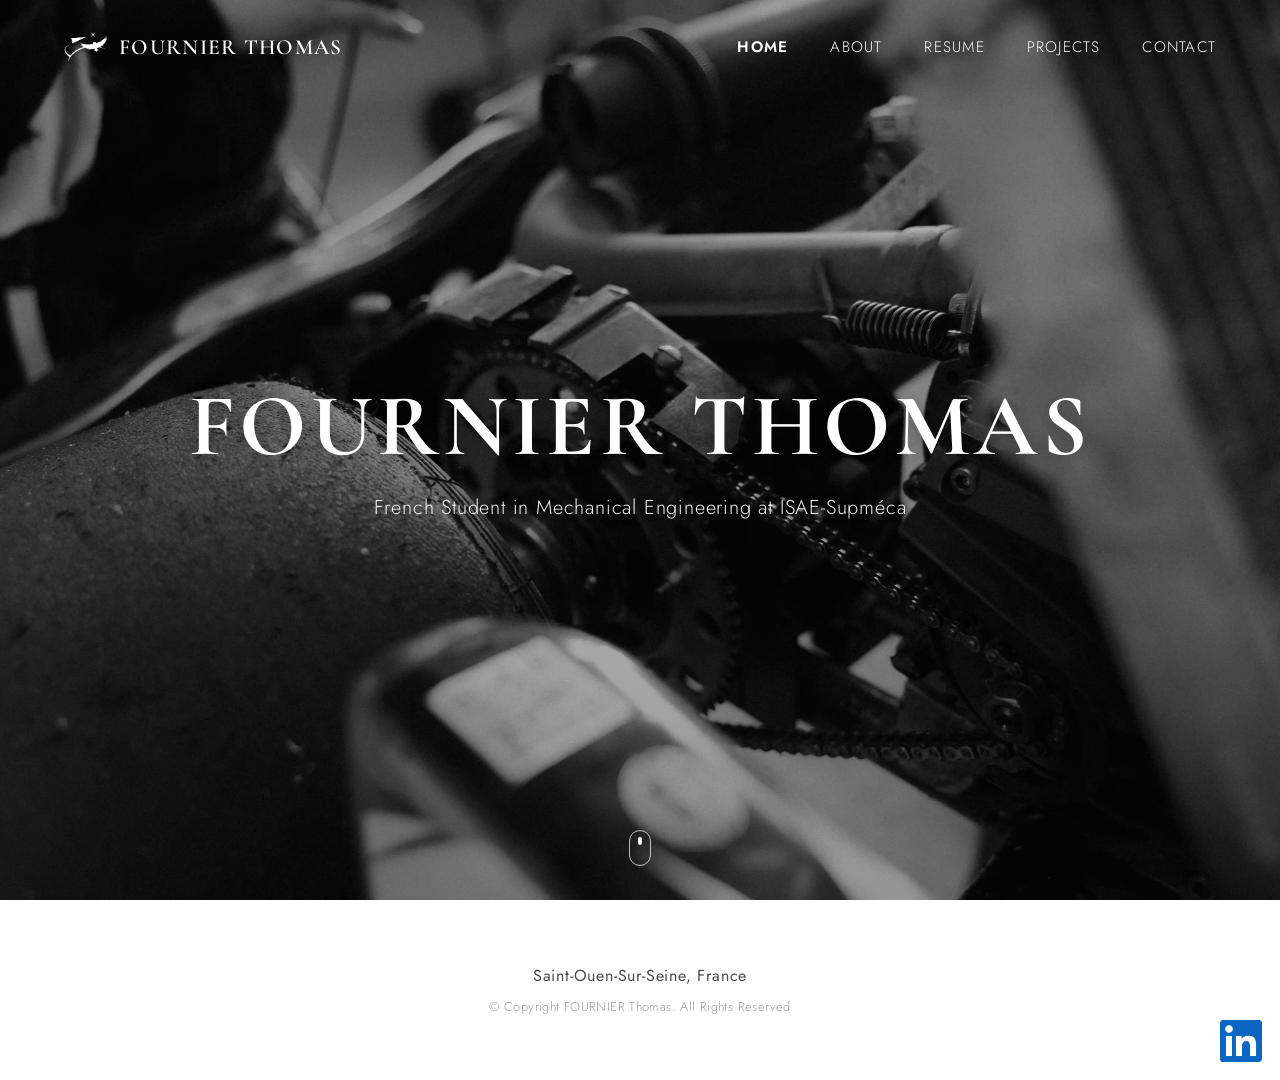
<file: index.html>
<!DOCTYPE html>
<html lang="fr">

<head>
    <meta charset="UTF-8">
    <meta name="viewport" content="width=device-width, initial-scale=1.0">
    <title>Thomas Fournier — Portfolio</title>
    <link rel="preconnect" href="https://fonts.googleapis.com">
    <link rel="preconnect" href="https://fonts.gstatic.com" crossorigin>
    <link
        href="https://fonts.googleapis.com/css2?family=Cormorant+Garamond:wght@500;600;700&family=Jost:wght@300;400;500&display=swap"
        rel="stylesheet">
    <link rel="stylesheet" href="style.css">

    <script src="script.js" defer></script>
    <script src="loader.js" defer></script>

</head>

<body>
    <div id="page-loader">
        <div class="spinner"></div>
    </div>
    <!-- Bandeau de navigation -->
    <header class="navbar">
        <div class="nav-brand">
            <img src="image/logo.png" alt="Logo" class="nav-logo">
            <div class="nav-name">FOURNIER Thomas</div>
        </div>
        <nav class="nav-links">
            <a href="index.html" class="active">Home</a>
            <a href="aboutme.html">About</a>
            <a href="resume.html">Resume</a>
            <a href="projects.html">Projects</a>
            <a href="contact.html">Contact</a>
        </nav>
    </header>

    <!-- Section portefolio plein écran -->
    <section class="portefolio">
        <div class="portefolio-overlay"></div>
        <div class="portefolio-top-overlay"></div>
        <img src="image/Fond2.webp" alt="" class="portefolio-image">
        <div class="portefolio-content">
            <h1 class="portefolio-title">FOURNIER Thomas</h1>
            <p class="portefolio-subtitle">French Student in Mechanical Engineering at ISAE-Supméca</p>
        </div>
        <div class="scroll-indicator">
            <span></span>
        </div>
    </section>

    <!-- Section basse -->
    <section class="footer-section">
        <p class="location">Saint-Ouen-Sur-Seine, France</p>
        <p class="copyright">© Copyright FOURNIER Thomas. All Rights Reserved</p>
        <a class="linkedin-link" href="https://fr.linkedin.com" target="_blank" rel="noopener noreferrer">
            <img src="image/Linkedin.png" alt="LinkedIn">
        </a>
    </section>

</body>



</html>
</file>
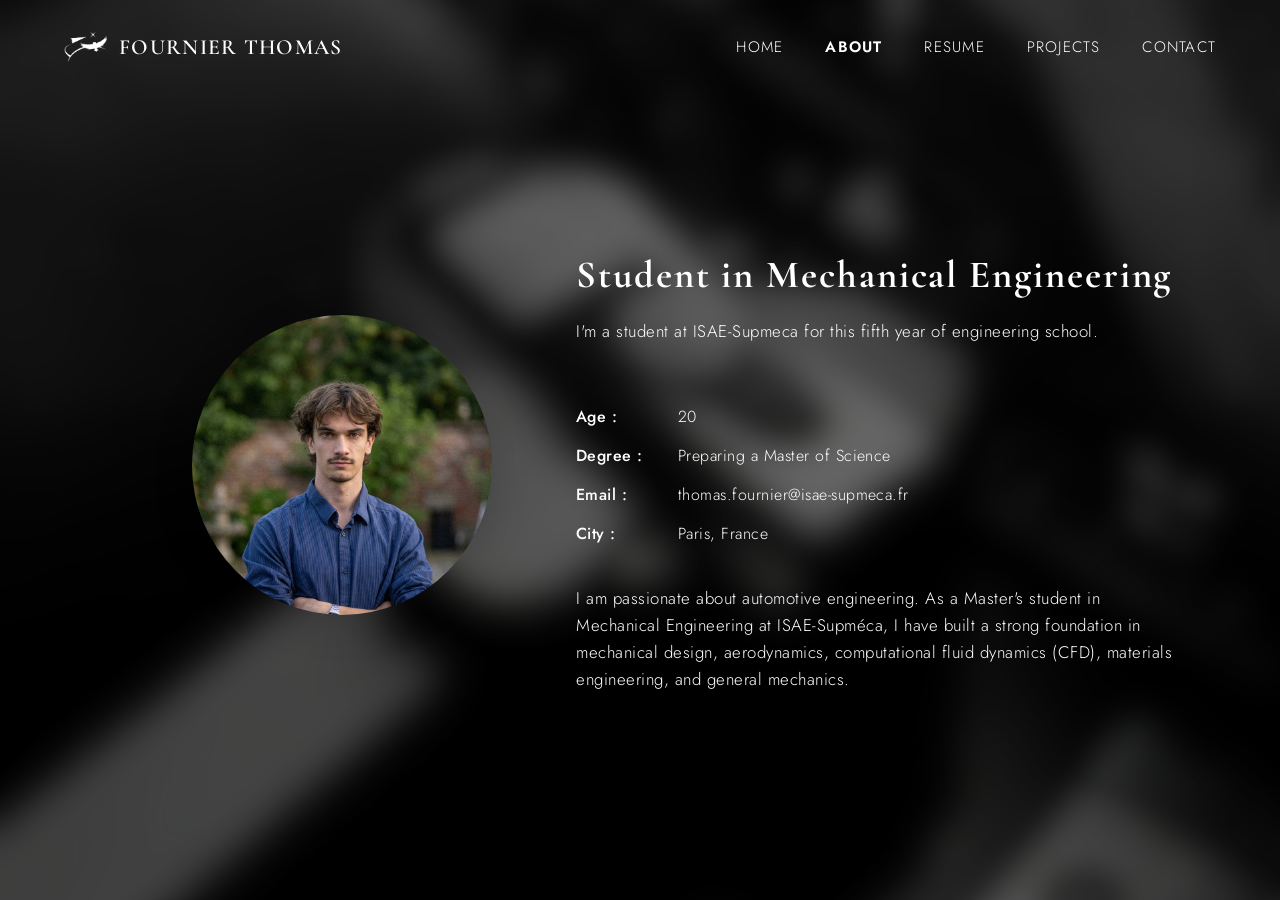
<file: aboutme.html>
<!DOCTYPE html>
<html lang="fr">

<head>
    <meta charset="UTF-8">
    <meta name="viewport" content="width=device-width, initial-scale=1.0">
    <title>Thomas Fournier — About Me</title>
    <link rel="preconnect" href="https://fonts.googleapis.com">
    <link rel="preconnect" href="https://fonts.gstatic.com" crossorigin>
    <link
        href="https://fonts.googleapis.com/css2?family=Cormorant+Garamond:wght@500;600;700&family=Jost:wght@300;400;500&display=swap"
        rel="stylesheet">
    <link rel="stylesheet" href="style.css">
    <script src="script.js" defer></script>
    <script src="loader.js" defer></script>
</head>

<body class="aboutme-page">

    <div id="page-loader">
        <div class="spinner"></div>
    </div>


    <header class="navbar">
        <div class="nav-brand">
            <img src="image/logo.png" alt="Logo" class="nav-logo">
            <div class="nav-name">FOURNIER Thomas</div>
        </div>
        <nav class="nav-links">
            <a href="index.html">Home</a>
            <a href="aboutme.html" class="active">About</a>
            <a href="resume.html">Resume</a>
            <a href="projects.html">Projects</a>
            <a href="contact.html">Contact</a>
        </nav>
    </header>

    <section class="aboutme-section">
        <div class="aboutme-container">

            <img src="image/Fond_Fullsize_blur.png" alt="" class="aboutme-background-image">
            <img src="image/Photo_profil.jpg" alt="Thomas Fournier" class="aboutme-image">
        </div>
        <div class="aboutme-content">
            <h1 class="aboutme-title">Student in Mechanical Engineering</h1>
            <p class="aboutme-description">I'm a student at ISAE-Supmeca for this fifth year of engineering school.
            </p>
            <div class="aboutme-info">
                <div class="info-item">
                    <span class="info-label">Age :</span>
                    <span class="info-value">20</span>
                </div>
                <div class="info-item">
                    <span class="info-label">Degree :</span>
                    <span class="info-value">Preparing a Master of Science</span>
                </div>
                <div class="info-item">
                    <span class="info-label">Email :</span>
                    <span class="info-value">thomas.fournier@isae-supmeca.fr</span>
                </div>
                <div class="info-item">
                    <span class="info-label">City :</span>
                    <span class="info-value">Paris, France</span>
                </div>
            </div>
            </p>
            <p class="aboutme-description">I am passionate about automotive engineering. As a Master's student in
                Mechanical Engineering at ISAE-Supméca, I have built
                a strong foundation in mechanical design, aerodynamics, computational fluid dynamics (CFD), materials
                engineering, and general mechanics.
            </p>
        </div>
        </div>
    </section>


</body>

</html>
</file>
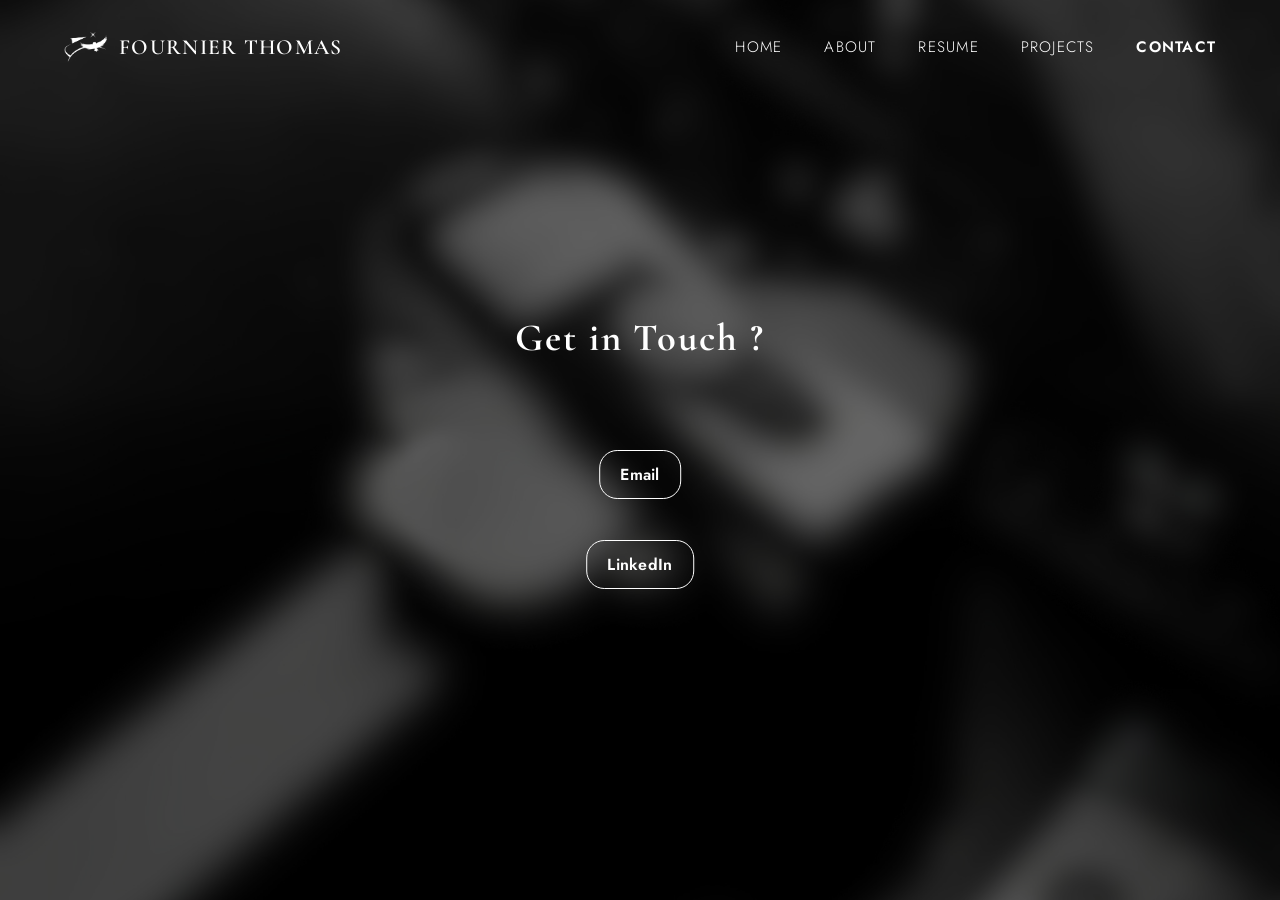
<file: contact.html>
<!DOCTYPE html>
<html lang="fr">

<head>
    <meta charset="UTF-8">
    <meta name="viewport" content="width=device-width, initial-scale=1.0">
    <title>Thomas Fournier — Contacs</title>
    <link rel="preconnect" href="https://fonts.googleapis.com">
    <link rel="preconnect" href="https://fonts.gstatic.com" crossorigin>
    <link
        href="https://fonts.googleapis.com/css2?family=Cormorant+Garamond:wght@500;600;700&family=Jost:wght@300;400;500&display=swap"
        rel="stylesheet">
    <link rel="stylesheet" href="style.css">
    <script src="script.js" defer></script>
    <script src="loader.js" defer></script>
</head>

<body class="contact-page">

    <div id="page-loader">
        <div class="spinner"></div>
    </div>

    <header class="navbar">
        <div class="nav-brand">
            <img src="image/logo.png" alt="Logo" class="nav-logo">
            <div class="nav-name">FOURNIER Thomas</div>
        </div>
        <nav class="nav-links">
            <a href="index.html">Home</a>
            <a href="aboutme.html">About</a>
            <a href="resume.html">Resume</a>
            <a href="projects.html">Projects</a>
            <a href="contact.html" class="active">Contact</a>
        </nav>
    </header>

    <section class="contact-section">
        <div class="contact-container">

            <img src="image/Fond_Fullsize_blur.png" alt="" class="contact-background-image">

        </div>
        <div class="contact-content">
            <h1 class="contact-title">Get in Touch ?</h1>

        </div>

        <div class="contact-actions"> <a class="email" href="mailto:thomas.fournier@isae-supmeca.fr">Email</a>
            <div class="contact-actions"> <a class="linkedin-link-contact"
                    href="https://www.linkedin.com/in/thomas-fournier-28489a2b6/" target="_blank">LinkedIn</a>
            </div>
        </div>
    </section>


</body>

</html>
</file>
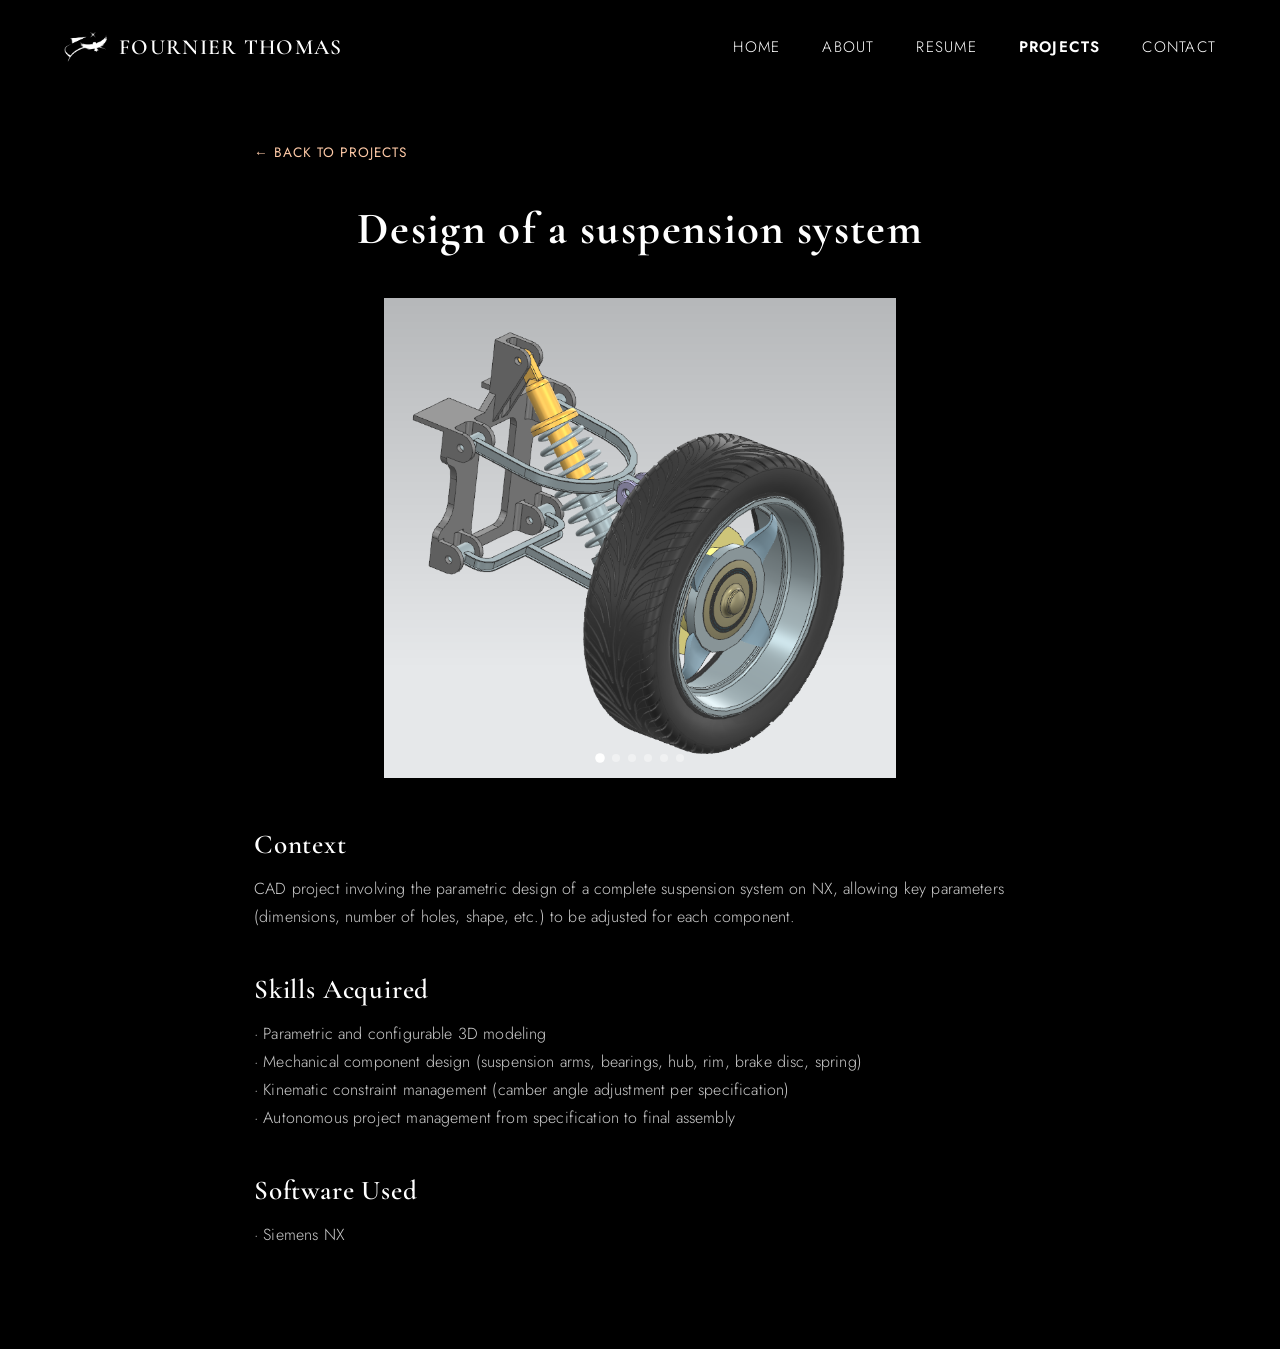
<file: project-cao1.html>
<!DOCTYPE html>
<html lang="fr">

<head>
    <meta charset="UTF-8">
    <meta name="viewport" content="width=device-width, initial-scale=1.0">
    <title>Thomas Fournier — Research Internship at UPV</title>
    <link rel="preconnect" href="https://fonts.googleapis.com">
    <link rel="preconnect" href="https://fonts.gstatic.com" crossorigin>
    <link
        href="https://fonts.googleapis.com/css2?family=Cormorant+Garamond:wght@500;600;700&family=Jost:wght@300;400;500&display=swap"
        rel="stylesheet">
    <link rel="stylesheet" href="style.css">
    <script src="script.js" defer></script>
    <script src="loader.js" defer></script>
</head>

<body class="project-detail-page">

    <div id="page-loader">
        <div class="spinner"></div>
    </div>

    <header class="navbar">
        <div class="nav-brand">
            <img src="image/logo.png" alt="Logo" class="nav-logo">
            <div class="nav-name">FOURNIER Thomas</div>
        </div>
        <nav class="nav-links">
            <a href="index.html">Home</a>
            <a href="aboutme.html">About</a>
            <a href="resume.html">Resume</a>
            <a href="projects.html" class="active">Projects</a>
            <a href="contact.html">Contact</a>
        </nav>
    </header>

    <main class="project-detail-section">

        <a href="projects.html" class="back-link">&larr; Back to Projects</a>

        <header class="project-detail-header">
            <h1>Design of a suspension system</h1>
        </header>

        <div class="project-carousel">
            <div class="carousel-track">
                <img src="image/CAO1_1.png" alt="Projet CAO1 - 1" class="carousel-image">
                <img src="image/CAO1_2.png" alt="Projet CAO1 - 2" class="carousel-image">
                <img src="image/CAO1_3.png" alt="Projet CAO1 - 3" class="carousel-image">
                <img src="image/CAO1_4.png" alt="Projet CAO1 - 4" class="carousel-image">
                <img src="image/CAO1_5.png" alt="Projet CAO1 - 5" class="carousel-image">
                <img src="image/CAO1_6.png" alt="Projet CAO1 - 6" class="carousel-image">
            </div>
            <button class="carousel-arrow carousel-prev" aria-label="Previous image">&#8249;</button>
            <button class="carousel-arrow carousel-next" aria-label="Next image">&#8250;</button>
            <div class="carousel-dots"></div>
        </div>

        <section class="project-detail-content">
            <h2>Context</h2>
            <p>
                CAD project involving the parametric design of a complete suspension system on NX, allowing key
                parameters (dimensions, number of holes, shape, etc.) to be adjusted for each component.
            </p>

            <h2>Skills Acquired</h2>
            <p>
                · Parametric and configurable 3D modeling <br>
                · Mechanical component design (suspension arms, bearings, hub, rim, brake disc, spring) <br>
                · Kinematic constraint management (camber angle adjustment per specification) <br>
                · Autonomous project management from specification to final assembly


            </p>

            <h2>Software Used</h2>
            <p>
                · Siemens NX <br>
            </p>

        </section>


    </main>

</body>

</html>
</file>
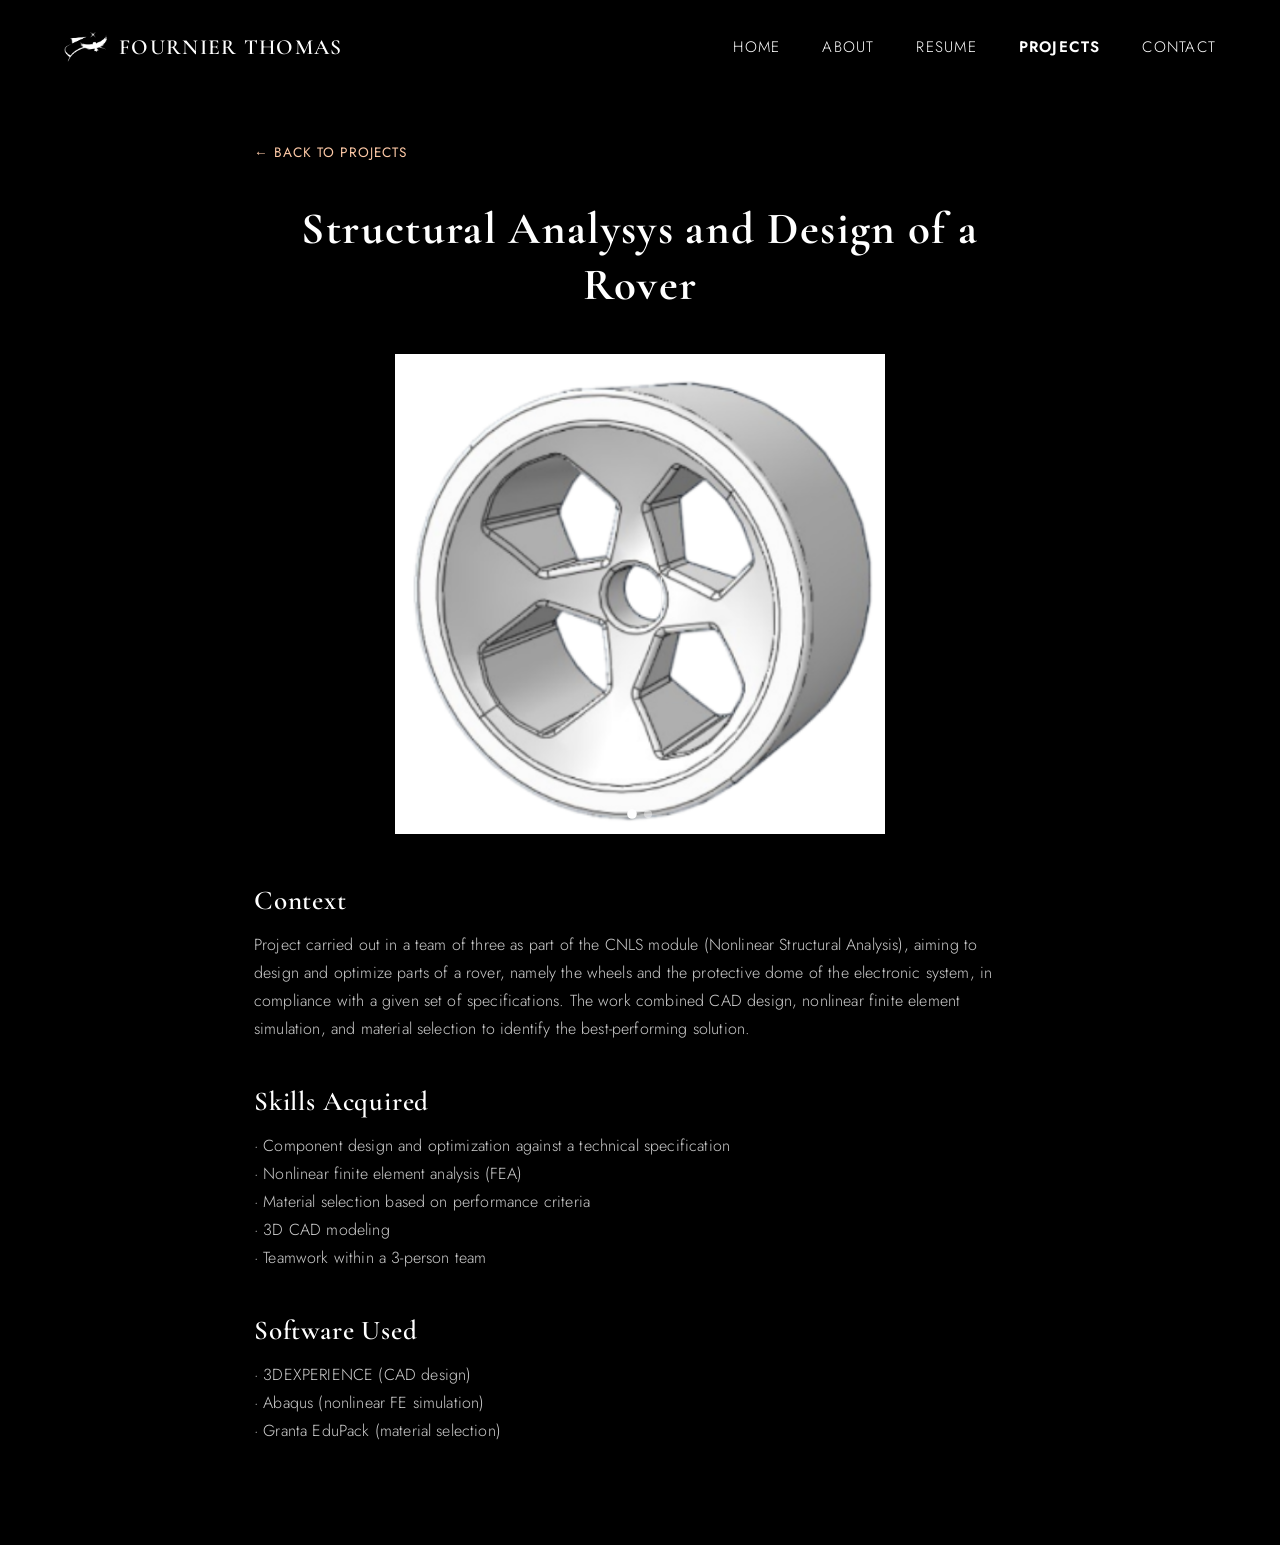
<file: project-cnls.html>
<!DOCTYPE html>
<html lang="fr">

<head>
    <meta charset="UTF-8">
    <meta name="viewport" content="width=device-width, initial-scale=1.0">
    <title>Thomas Fournier — Research Internship at UPV</title>
    <link rel="preconnect" href="https://fonts.googleapis.com">
    <link rel="preconnect" href="https://fonts.gstatic.com" crossorigin>
    <link
        href="https://fonts.googleapis.com/css2?family=Cormorant+Garamond:wght@500;600;700&family=Jost:wght@300;400;500&display=swap"
        rel="stylesheet">
    <link rel="stylesheet" href="style.css">
    <script src="script.js" defer></script>
    <script src="loader.js" defer></script>
</head>

<body class="project-detail-page">

    <div id="page-loader">
        <div class="spinner"></div>
    </div>

    <header class="navbar">
        <div class="nav-brand">
            <img src="image/logo.png" alt="Logo" class="nav-logo">
            <div class="nav-name">FOURNIER Thomas</div>
        </div>
        <nav class="nav-links">
            <a href="index.html">Home</a>
            <a href="aboutme.html">About</a>
            <a href="resume.html">Resume</a>
            <a href="projects.html" class="active">Projects</a>
            <a href="contact.html">Contact</a>
        </nav>
    </header>

    <main class="project-detail-section">

        <a href="projects.html" class="back-link">&larr; Back to Projects</a>

        <header class="project-detail-header">
            <h1>Structural Analysys and Design of a Rover</h1>
        </header>



        <div class="project-carousel">
            <div class="carousel-track">
                <img src="image/CNLS_1.png" alt="Projet CNLS - 1" class="carousel-image">
                <img src="image/CNLS_2.png" alt="Projet CNLS - 2" class="carousel-image">
            </div>
            <button class="carousel-arrow carousel-prev" aria-label="Previous image">&#8249;</button>
            <button class="carousel-arrow carousel-next" aria-label="Next image">&#8250;</button>
            <div class="carousel-dots"></div>
        </div>

        <section class="project-detail-content">
            <h2>Context</h2>
            <p>
                Project carried out in a team of three as part of the CNLS module (Nonlinear Structural Analysis),
                aiming to design and optimize parts of a rover, namely the wheels and the protective dome of the
                electronic system, in compliance with a given set of specifications. The work combined CAD design,
                nonlinear finite element simulation, and material selection to identify the best-performing solution.
            </p>

            <h2>Skills Acquired</h2>
            <p>
                · Component design and optimization against a technical specification <br>
                · Nonlinear finite element analysis (FEA) <br>
                · Material selection based on performance criteria <br>
                · 3D CAD modeling <br>
                · Teamwork within a 3-person team


            </p>

            <h2>Software Used</h2>
            <p>
                · 3DEXPERIENCE (CAD design) <br>
                · Abaqus (nonlinear FE simulation) <br>
                · Granta EduPack (material selection)
            </p>

        </section>

    </main>

</body>

</html>
</file>
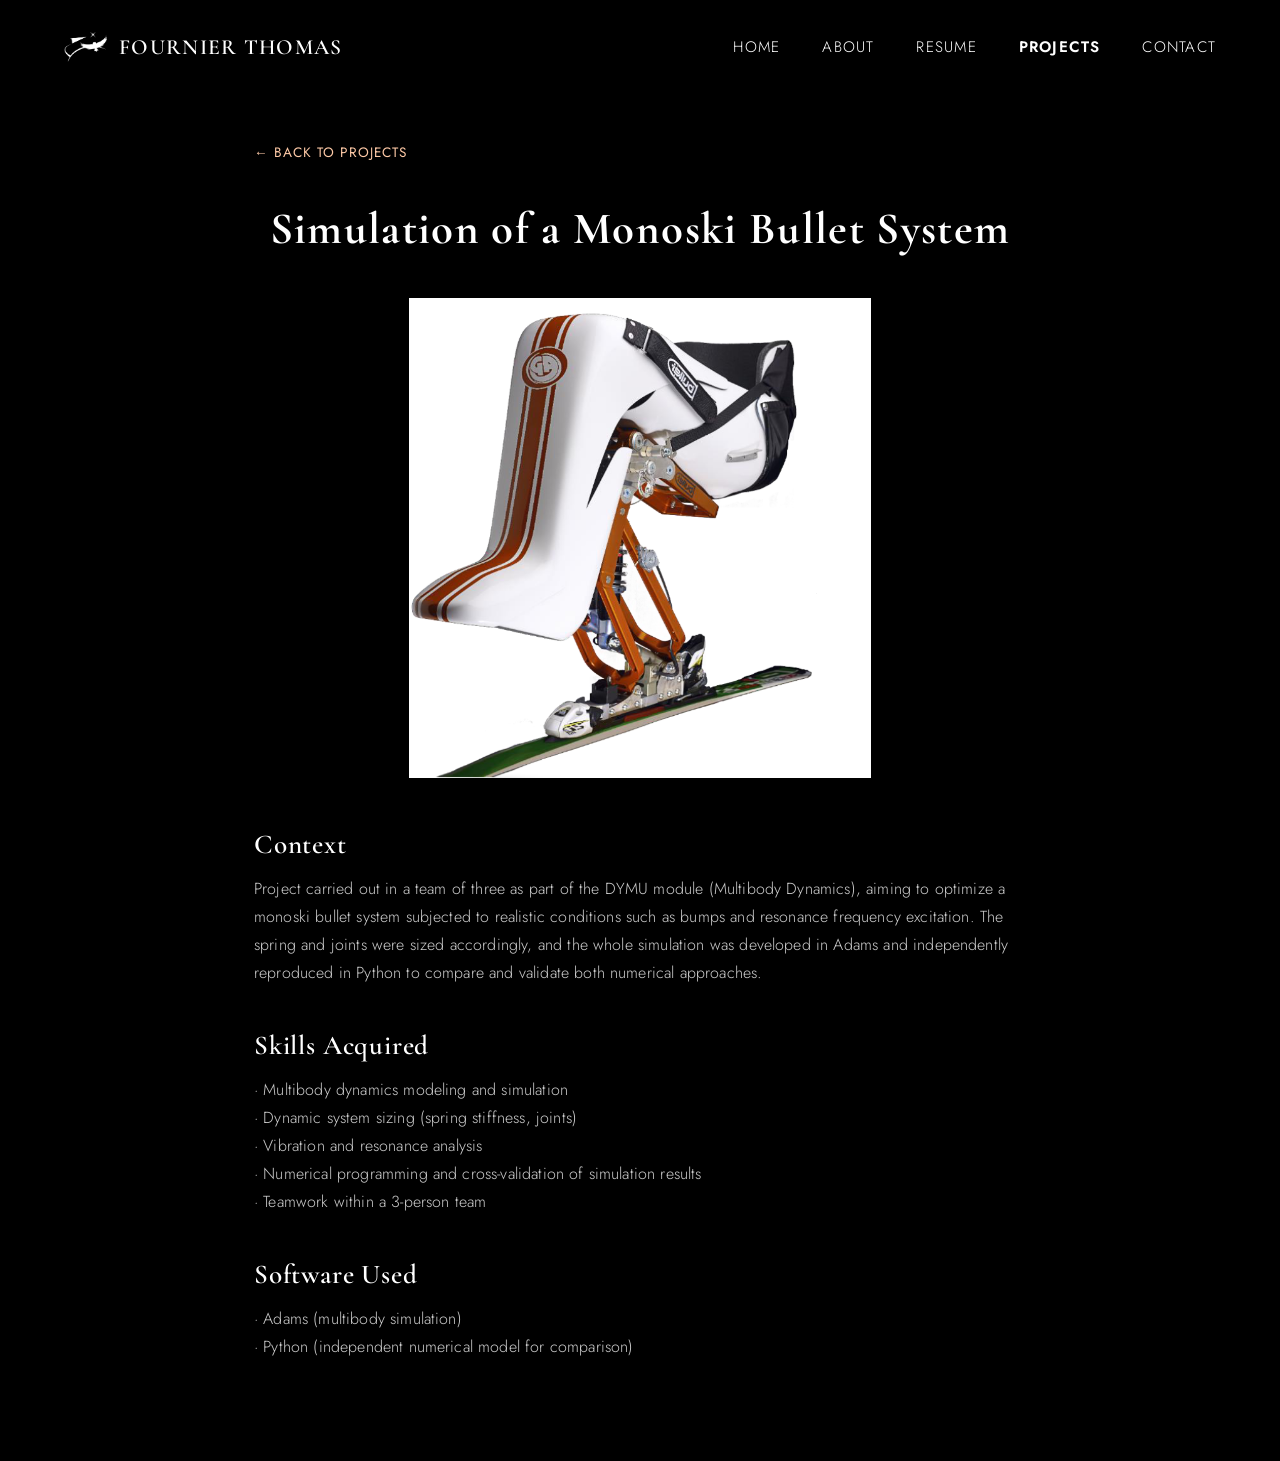
<file: project-dymu.html>
<!DOCTYPE html>
<html lang="fr">

<head>
    <meta charset="UTF-8">
    <meta name="viewport" content="width=device-width, initial-scale=1.0">
    <title>Thomas Fournier — Research Internship at UPV</title>
    <link rel="preconnect" href="https://fonts.googleapis.com">
    <link rel="preconnect" href="https://fonts.gstatic.com" crossorigin>
    <link
        href="https://fonts.googleapis.com/css2?family=Cormorant+Garamond:wght@500;600;700&family=Jost:wght@300;400;500&display=swap"
        rel="stylesheet">
    <link rel="stylesheet" href="style.css">
    <script src="script.js" defer></script>
    <script src="loader.js" defer></script>
</head>

<body class="project-detail-page">

    <div id="page-loader">
        <div class="spinner"></div>
    </div>

    <header class="navbar">
        <div class="nav-brand">
            <img src="image/logo.png" alt="Logo" class="nav-logo">
            <div class="nav-name">FOURNIER Thomas</div>
        </div>
        <nav class="nav-links">
            <a href="index.html">Home</a>
            <a href="aboutme.html">About</a>
            <a href="resume.html">Resume</a>
            <a href="projects.html" class="active">Projects</a>
            <a href="contact.html">Contact</a>
        </nav>
    </header>

    <main class="project-detail-section">

        <a href="projects.html" class="back-link">&larr; Back to Projects</a>

        <header class="project-detail-header">
            <h1>Simulation of a Monoski Bullet System</h1>
        </header>



        <div class="project-carousel">
            <div class="carousel-track">
                <img src="image/DYMU_1.png" alt="Projet PRIM - 1" class="carousel-image">
            </div>
            <button class="carousel-arrow carousel-prev" aria-label="Previous image">&#8249;</button>
            <button class="carousel-arrow carousel-next" aria-label="Next image">&#8250;</button>
            <div class="carousel-dots"></div>
        </div>

        <section class="project-detail-content">
            <h2>Context</h2>
            <p>
                Project carried out in a team of three as part of the DYMU module (Multibody Dynamics), aiming to
                optimize a monoski bullet system subjected to realistic conditions such as bumps and resonance frequency
                excitation. The spring and joints were sized accordingly, and the whole simulation was developed in
                Adams and independently reproduced in Python to compare and validate both numerical approaches.
            </p>

            <h2>Skills Acquired</h2>
            <p>
                · Multibody dynamics modeling and simulation <br>
                · Dynamic system sizing (spring stiffness, joints) <br>
                · Vibration and resonance analysis <br>
                · Numerical programming and cross-validation of simulation results <br>
                · Teamwork within a 3-person team

            </p>

            <h2>Software Used</h2>
            <p>
                · Adams (multibody simulation) <br>
                · Python (independent numerical model for comparison)
            </p>

        </section>

    </main>

</body>

</html>
</file>
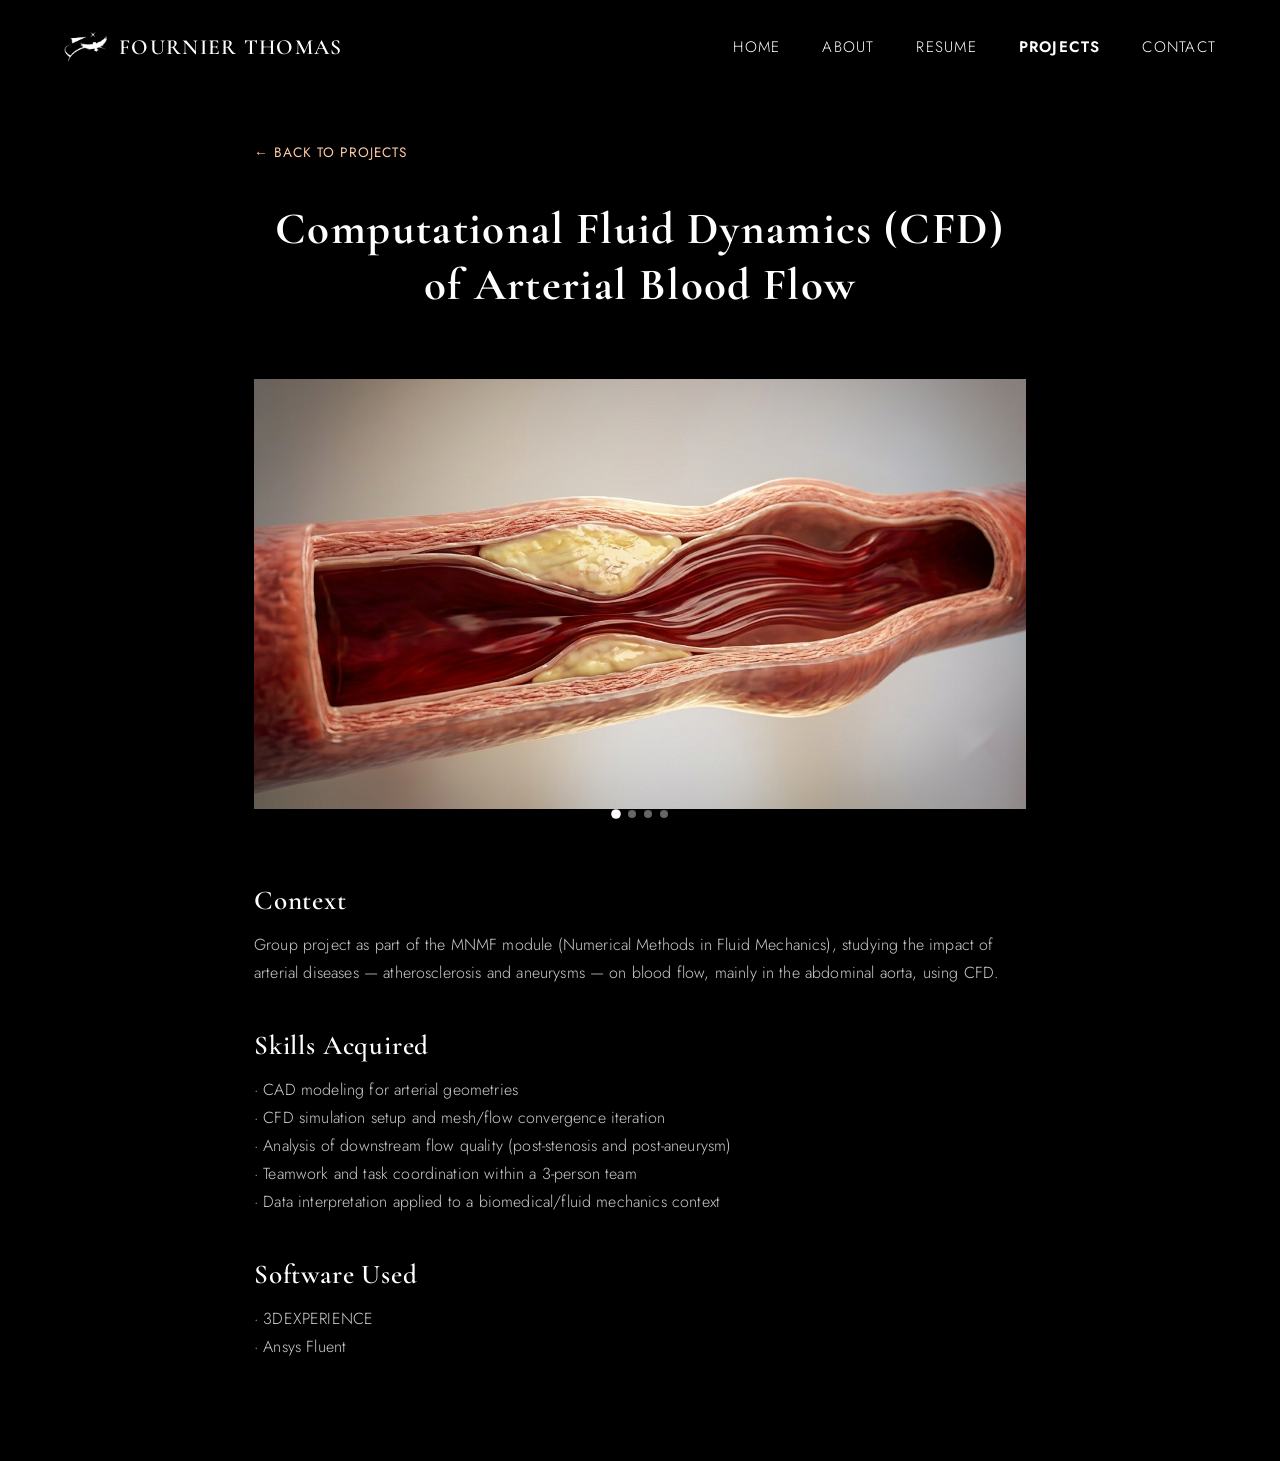
<file: project-mnmf.html>
<!DOCTYPE html>
<html lang="fr">

<head>
    <meta charset="UTF-8">
    <meta name="viewport" content="width=device-width, initial-scale=1.0">
    <title>Thomas Fournier — Research Internship at UPV</title>
    <link rel="preconnect" href="https://fonts.googleapis.com">
    <link rel="preconnect" href="https://fonts.gstatic.com" crossorigin>
    <link
        href="https://fonts.googleapis.com/css2?family=Cormorant+Garamond:wght@500;600;700&family=Jost:wght@300;400;500&display=swap"
        rel="stylesheet">
    <link rel="stylesheet" href="style.css">
    <script src="script.js" defer></script>
    <script src="loader.js" defer></script>
</head>

<body class="project-detail-page">

    <div id="page-loader">
        <div class="spinner"></div>
    </div>

    <header class="navbar">
        <div class="nav-brand">
            <img src="image/logo.png" alt="Logo" class="nav-logo">
            <div class="nav-name">FOURNIER Thomas</div>
        </div>
        <nav class="nav-links">
            <a href="index.html">Home</a>
            <a href="aboutme.html">About</a>
            <a href="resume.html">Resume</a>
            <a href="projects.html" class="active">Projects</a>
            <a href="contact.html">Contact</a>
        </nav>
    </header>

    <main class="project-detail-section">

        <a href="projects.html" class="back-link">&larr; Back to Projects</a>

        <header class="project-detail-header">
            <h1>Computational Fluid Dynamics (CFD) of Arterial Blood Flow</h1>
        </header>



        <div class="project-carousel">
            <div class="carousel-track">
                <img src="image/MNMF_1.png" alt="Projet MNMF - 1" class="carousel-image">
                <img src="image/MNMF_2.png" alt="Projet MNMF - 2" class="carousel-image">
                <img src="image/MNMF_3.png" alt="Projet MNMF - 3" class="carousel-image">
                <img src="image/MNMF_4.png" alt="Projet MNMF - 4" class="carousel-image">
            </div>
            <button class="carousel-arrow carousel-prev" aria-label="Previous image">&#8249;</button>
            <button class="carousel-arrow carousel-next" aria-label="Next image">&#8250;</button>
            <div class="carousel-dots"></div>
        </div>
        <section class="project-detail-content">
            <h2>Context</h2>
            <p>
                Group project as part of the MNMF module (Numerical Methods in Fluid Mechanics),
                studying the impact of arterial diseases — atherosclerosis and aneurysms — on blood flow, mainly in the
                abdominal aorta, using CFD.
            </p>

            <h2>Skills Acquired</h2>
            <p>
                · CAD modeling for arterial geometries <br>
                · CFD simulation setup and mesh/flow convergence iteration <br>
                · Analysis of downstream flow quality (post-stenosis and post-aneurysm) <br>
                · Teamwork and task coordination within a 3-person team <br>
                · Data interpretation applied to a biomedical/fluid mechanics context


            </p>

            <h2>Software Used</h2>
            <p>
                · 3DEXPERIENCE <br>
                · Ansys Fluent <br>
            </p>
        </section>

    </main>

</body>

</html>
</file>
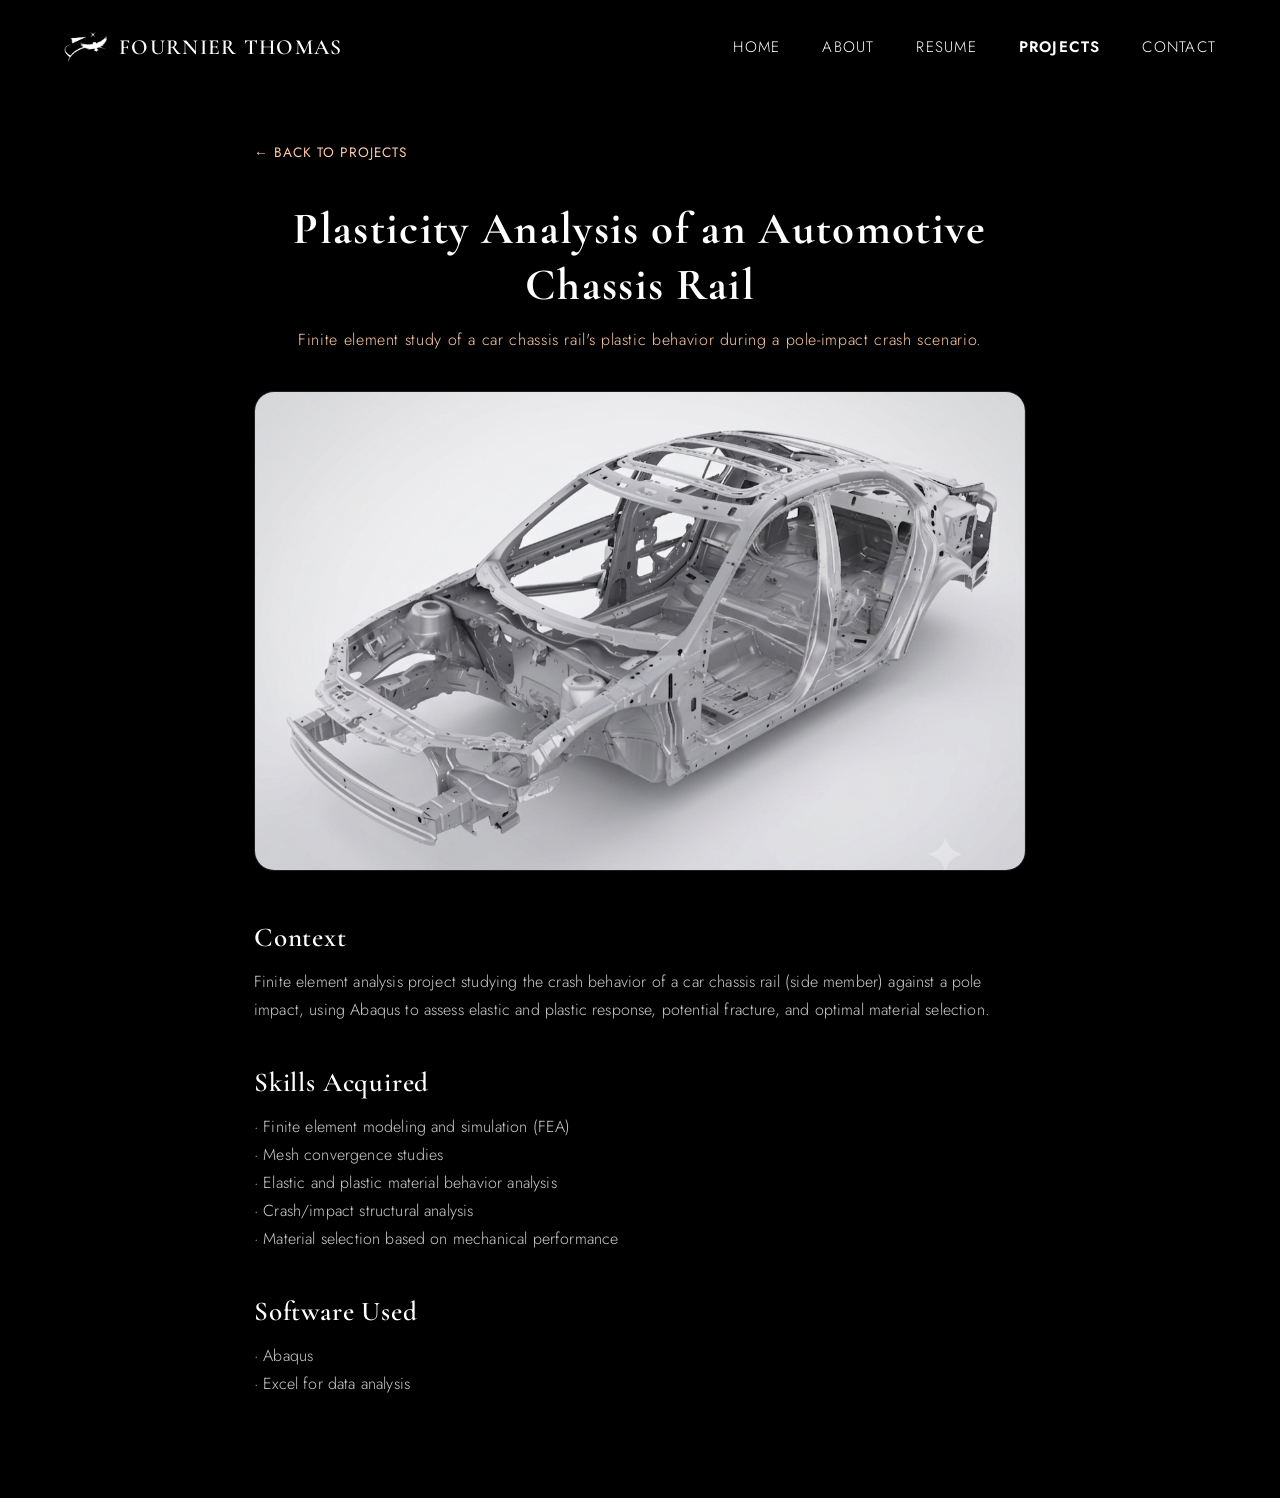
<file: project-plas.html>
<!DOCTYPE html>
<html lang="fr">

<head>
    <meta charset="UTF-8">
    <meta name="viewport" content="width=device-width, initial-scale=1.0">
    <title>Thomas Fournier — Research Internship at UPV</title>
    <link rel="preconnect" href="https://fonts.googleapis.com">
    <link rel="preconnect" href="https://fonts.gstatic.com" crossorigin>
    <link
        href="https://fonts.googleapis.com/css2?family=Cormorant+Garamond:wght@500;600;700&family=Jost:wght@300;400;500&display=swap"
        rel="stylesheet">
    <link rel="stylesheet" href="style.css">
    <script src="script.js" defer></script>
    <script src="loader.js" defer></script>
</head>

<body class="project-detail-page">

    <div id="page-loader">
        <div class="spinner"></div>
    </div>

    <header class="navbar">
        <div class="nav-brand">
            <img src="image/logo.png" alt="Logo" class="nav-logo">
            <div class="nav-name">FOURNIER Thomas</div>
        </div>
        <nav class="nav-links">
            <a href="index.html">Home</a>
            <a href="aboutme.html">About</a>
            <a href="resume.html">Resume</a>
            <a href="projects.html" class="active">Projects</a>
            <a href="contact.html">Contact</a>
        </nav>
    </header>

    <main class="project-detail-section">

        <a href="projects.html" class="back-link">&larr; Back to Projects</a>

        <header class="project-detail-header">
            <h1>Plasticity Analysis of an Automotive Chassis Rail</h1>
            <p class="project-subtitle">Finite element study of a car chassis rail's plastic behavior during a
                pole-impact crash scenario.</p>
        </header>

        <img src="image/PLAS_1.png" alt="Projet PLAS" class="project-detail-hero">

        <section class="project-detail-content">
            <h2>Context</h2>
            <p>
                Finite element analysis project studying the crash behavior of a car chassis rail (side member) against
                a pole impact, using Abaqus to assess elastic and plastic response, potential fracture, and optimal
                material selection.

            <h2>Skills Acquired</h2>
            <p>
                · Finite element modeling and simulation (FEA) <br>
                · Mesh convergence studies <br>
                · Elastic and plastic material behavior analysis <br>
                · Crash/impact structural analysis <br>
                · Material selection based on mechanical performance


            </p>

            <h2>Software Used</h2>
            <p>
                · Abaqus <br>
                · Excel for data analysis <br>
            </p>
            <!-- <img src="image/STG2_2.png" alt="Résultat STG2" class="project-detail-image"> -->


        </section>

    </main>

</body>

</html>
</file>
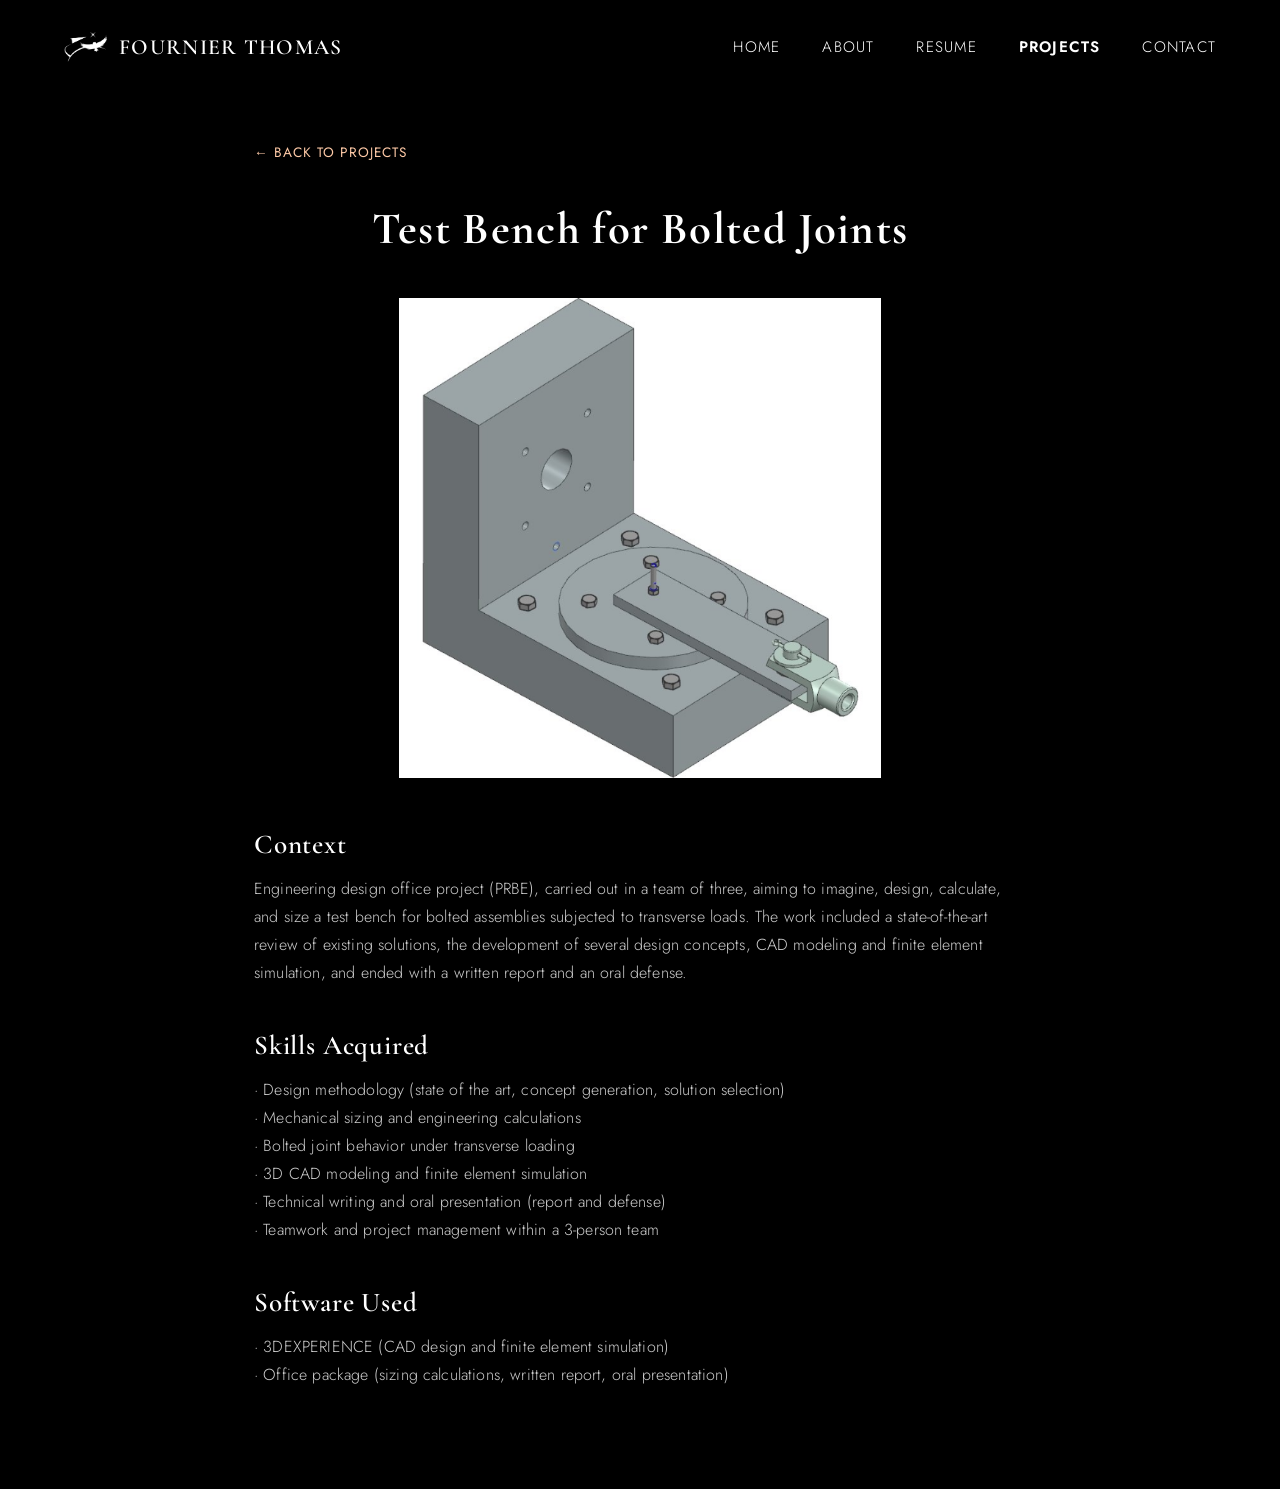
<file: project-prbe.html>
<!DOCTYPE html>
<html lang="fr">

<head>
    <meta charset="UTF-8">
    <meta name="viewport" content="width=device-width, initial-scale=1.0">
    <title>Thomas Fournier — Research Internship at UPV</title>
    <link rel="preconnect" href="https://fonts.googleapis.com">
    <link rel="preconnect" href="https://fonts.gstatic.com" crossorigin>
    <link
        href="https://fonts.googleapis.com/css2?family=Cormorant+Garamond:wght@500;600;700&family=Jost:wght@300;400;500&display=swap"
        rel="stylesheet">
    <link rel="stylesheet" href="style.css">
    <script src="script.js" defer></script>
    <script src="loader.js" defer></script>
</head>

<body class="project-detail-page">

    <div id="page-loader">
        <div class="spinner"></div>
    </div>

    <header class="navbar">
        <div class="nav-brand">
            <img src="image/logo.png" alt="Logo" class="nav-logo">
            <div class="nav-name">FOURNIER Thomas</div>
        </div>
        <nav class="nav-links">
            <a href="index.html">Home</a>
            <a href="aboutme.html">About</a>
            <a href="resume.html">Resume</a>
            <a href="projects.html" class="active">Projects</a>
            <a href="contact.html">Contact</a>
        </nav>
    </header>

    <main class="project-detail-section">

        <a href="projects.html" class="back-link">&larr; Back to Projects</a>

        <header class="project-detail-header">
            <h1>Test Bench for Bolted Joints</h1>
        </header>



        <div class="project-carousel">
            <div class="carousel-track">
                <img src="image/PRBE_1.png" alt="Projet PRIM - 1" class="carousel-image">
            </div>
            <button class="carousel-arrow carousel-prev" aria-label="Previous image">&#8249;</button>
            <button class="carousel-arrow carousel-next" aria-label="Next image">&#8250;</button>
            <div class="carousel-dots"></div>
        </div>

        <section class="project-detail-content">
            <h2>Context</h2>
            <p>
                Engineering design office project (PRBE), carried out in a team of three, aiming to imagine, design,
                calculate, and size a test bench for bolted assemblies subjected to transverse loads. The work included
                a state-of-the-art review of existing solutions, the development of several design concepts, CAD
                modeling and finite element simulation, and ended with a written report and an oral defense.

            </p>

            <h2>Skills Acquired</h2>
            <p>
                · Design methodology (state of the art, concept generation, solution selection) <br>
                · Mechanical sizing and engineering calculations <br>
                · Bolted joint behavior under transverse loading <br>
                · 3D CAD modeling and finite element simulation <br>
                · Technical writing and oral presentation (report and defense) <br>
                · Teamwork and project management within a 3-person team <br>


            </p>

            <h2>Software Used</h2>
            <p>
                · 3DEXPERIENCE (CAD design and finite element simulation) <br>
                · Office package (sizing calculations, written report, oral presentation) <br>
            </p>

        </section>

    </main>

</body>

</html>
</file>
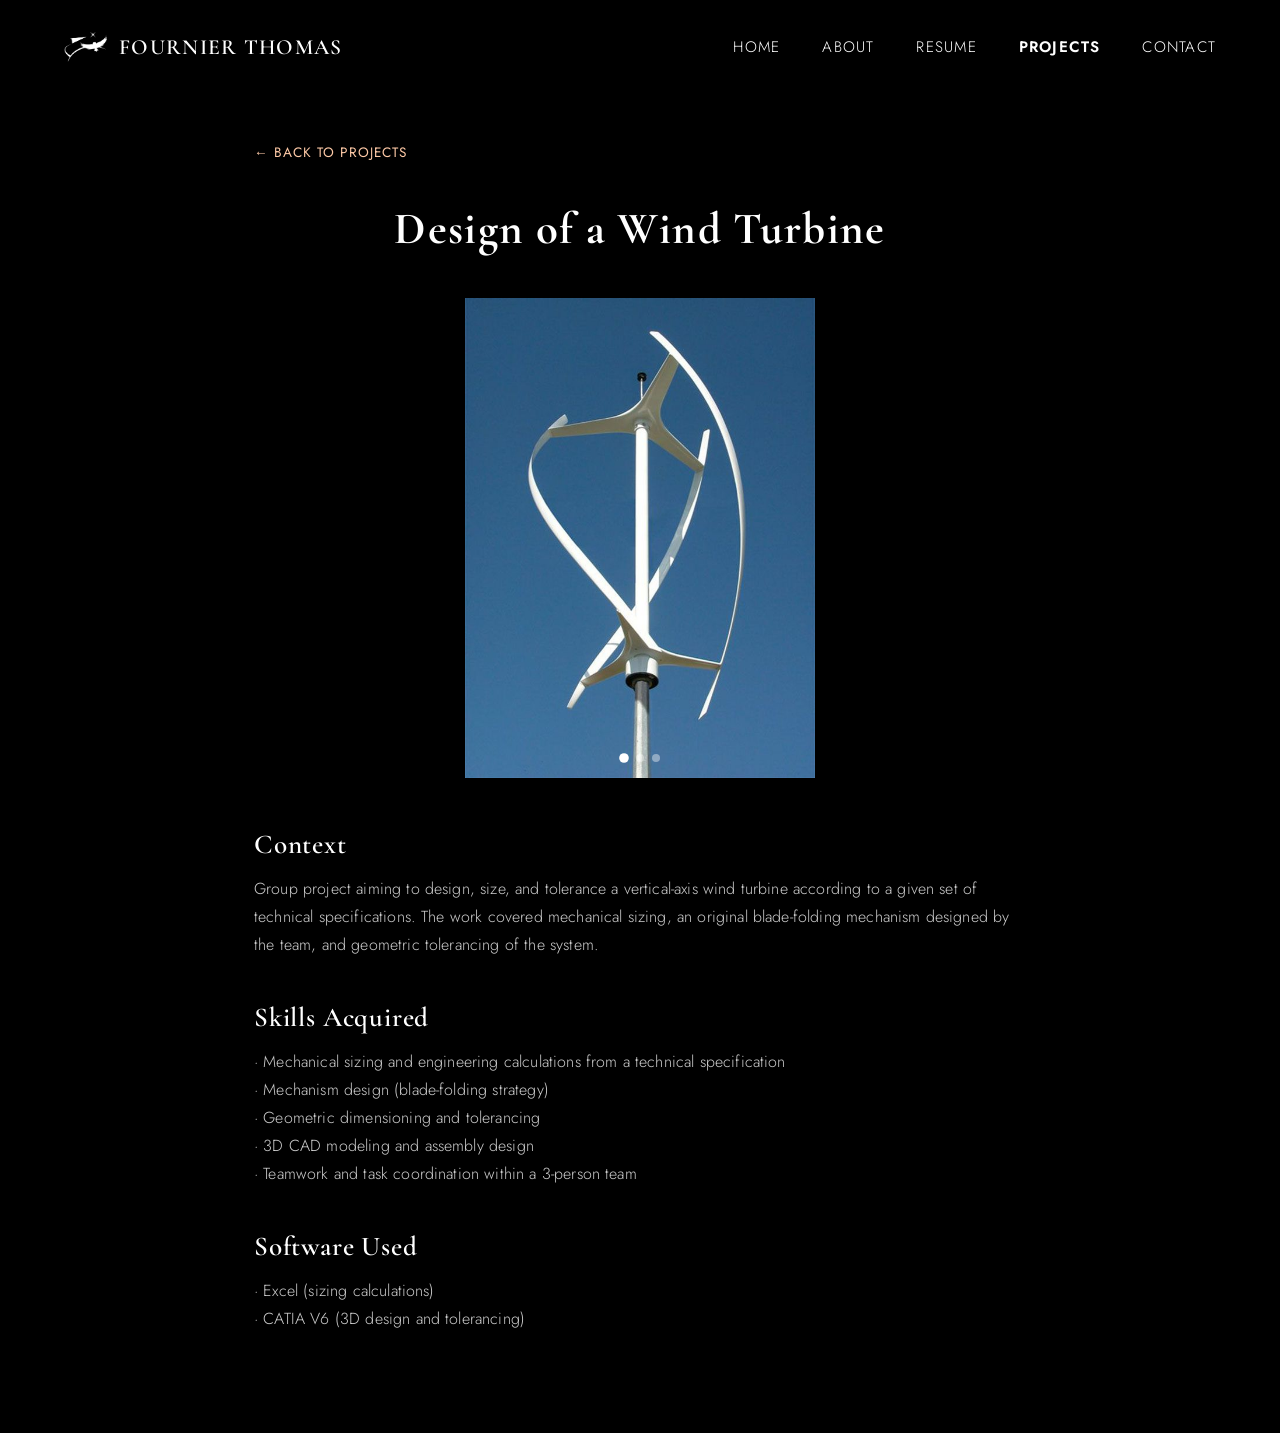
<file: project-prim.html>
<!DOCTYPE html>
<html lang="fr">

<head>
    <meta charset="UTF-8">
    <meta name="viewport" content="width=device-width, initial-scale=1.0">
    <title>Thomas Fournier — Research Internship at UPV</title>
    <link rel="preconnect" href="https://fonts.googleapis.com">
    <link rel="preconnect" href="https://fonts.gstatic.com" crossorigin>
    <link
        href="https://fonts.googleapis.com/css2?family=Cormorant+Garamond:wght@500;600;700&family=Jost:wght@300;400;500&display=swap"
        rel="stylesheet">
    <link rel="stylesheet" href="style.css">
    <script src="script.js" defer></script>
    <script src="loader.js" defer></script>
</head>

<body class="project-detail-page">

    <div id="page-loader">
        <div class="spinner"></div>
    </div>

    <header class="navbar">
        <div class="nav-brand">
            <img src="image/logo.png" alt="Logo" class="nav-logo">
            <div class="nav-name">FOURNIER Thomas</div>
        </div>
        <nav class="nav-links">
            <a href="index.html">Home</a>
            <a href="aboutme.html">About</a>
            <a href="resume.html">Resume</a>
            <a href="projects.html" class="active">Projects</a>
            <a href="contact.html">Contact</a>
        </nav>
    </header>

    <main class="project-detail-section">

        <a href="projects.html" class="back-link">&larr; Back to Projects</a>

        <header class="project-detail-header">
            <h1>Design of a Wind Turbine</h1>
        </header>



        <div class="project-carousel">
            <div class="carousel-track">
                <img src="image/PRIM_1.jpg" alt="Projet PRIM - 1" class="carousel-image">
                <img src="image/PRIM_2.png" alt="Projet PRIM - 2" class="carousel-image">
                <img src="image/PRIM_3.png" alt="Projet PRIM - 3" class="carousel-image">
            </div>
            <button class="carousel-arrow carousel-prev" aria-label="Previous image">&#8249;</button>
            <button class="carousel-arrow carousel-next" aria-label="Next image">&#8250;</button>
            <div class="carousel-dots"></div>
        </div>

        <section class="project-detail-content">
            <h2>Context</h2>
            <p>
                Group project aiming to design, size, and tolerance a vertical-axis wind turbine
                according to a given set of technical specifications. The work covered mechanical sizing, an original
                blade-folding mechanism designed by the team, and geometric tolerancing of the system.
            </p>

            <h2>Skills Acquired</h2>
            <p>
                · Mechanical sizing and engineering calculations from a technical specification <br>
                · Mechanism design (blade-folding strategy) <br>
                · Geometric dimensioning and tolerancing <br>
                · 3D CAD modeling and assembly design <br>
                · Teamwork and task coordination within a 3-person team


            </p>

            <h2>Software Used</h2>
            <p>
                · Excel (sizing calculations) <br>
                · CATIA V6 (3D design and tolerancing)
            </p>

        </section>

    </main>

</body>

</html>
</file>
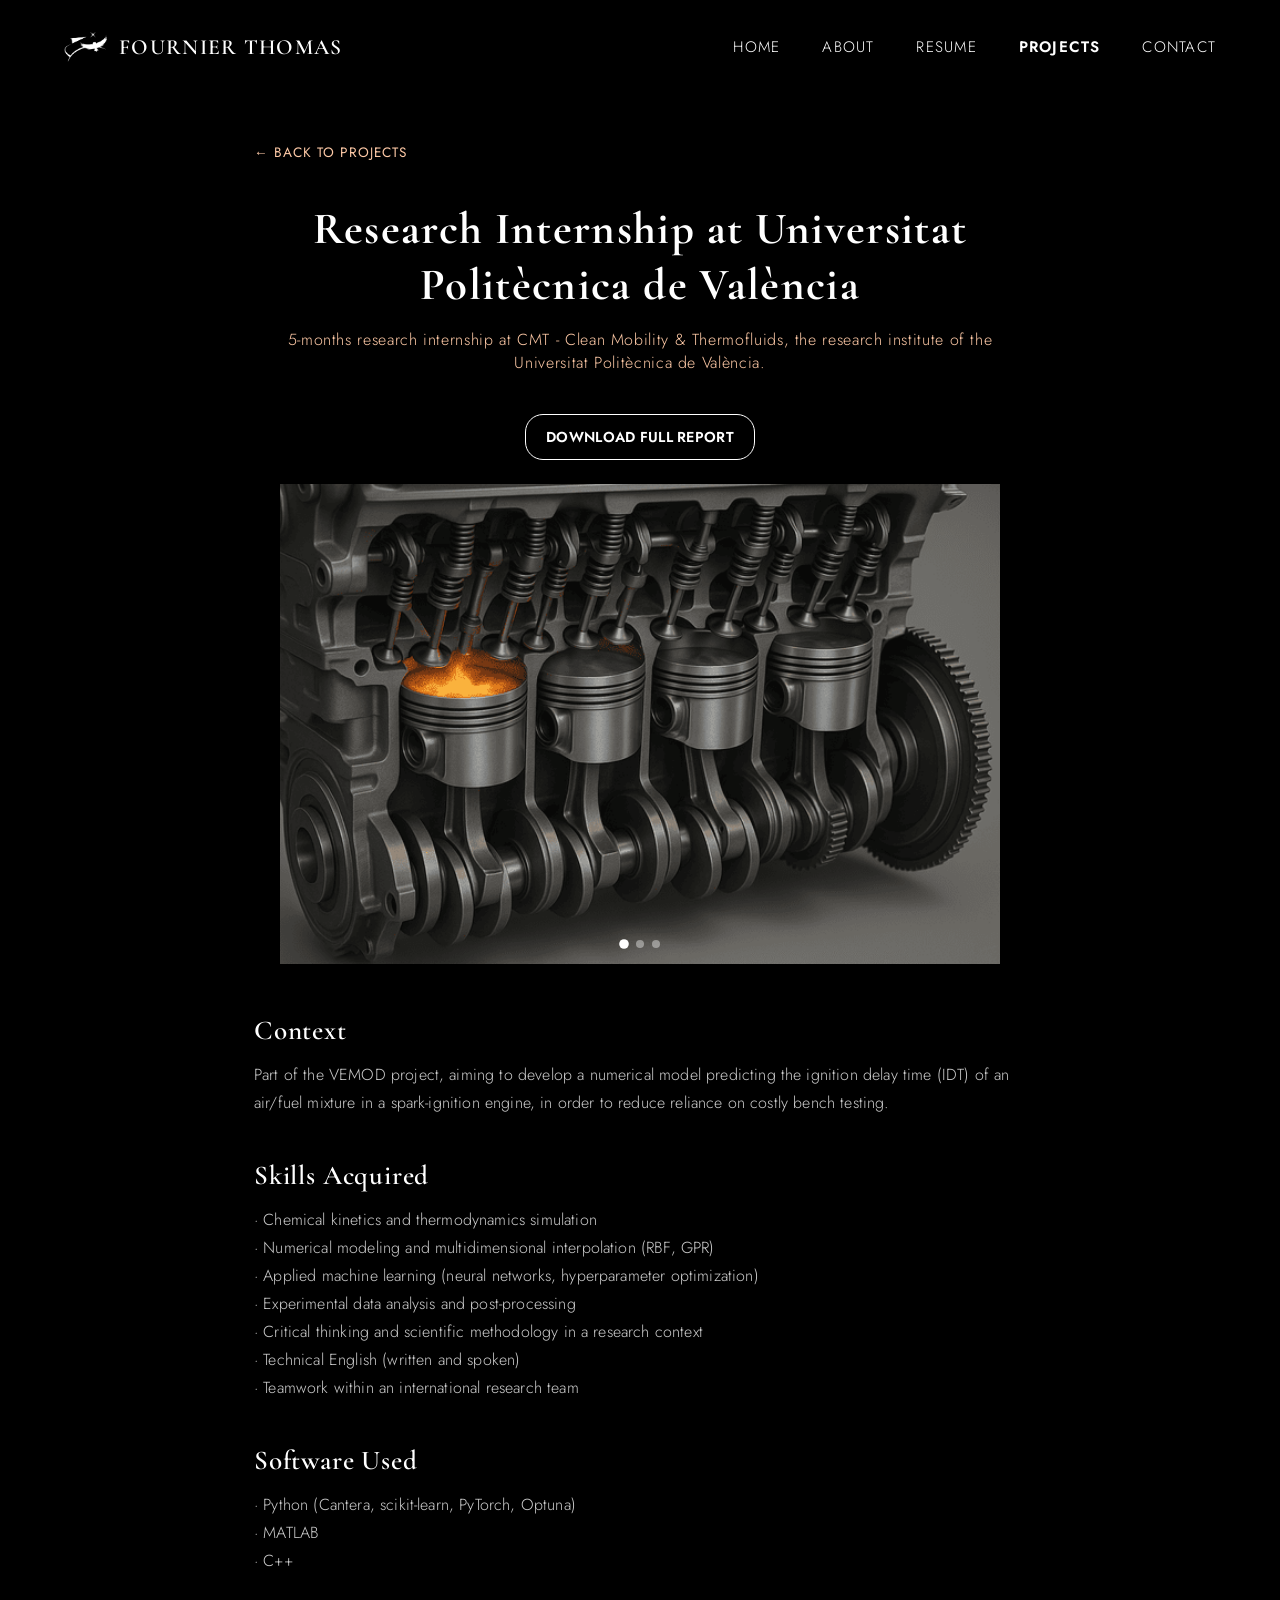
<file: project-stg2.html>
<!DOCTYPE html>
<html lang="fr">

<head>
    <meta charset="UTF-8">
    <meta name="viewport" content="width=device-width, initial-scale=1.0">
    <title>Thomas Fournier — Research Internship at UPV</title>
    <link rel="preconnect" href="https://fonts.googleapis.com">
    <link rel="preconnect" href="https://fonts.gstatic.com" crossorigin>
    <link
        href="https://fonts.googleapis.com/css2?family=Cormorant+Garamond:wght@500;600;700&family=Jost:wght@300;400;500&display=swap"
        rel="stylesheet">
    <link rel="stylesheet" href="style.css">
    <script src="script.js" defer></script>
    <script src="loader.js" defer></script>
</head>

<body class="project-detail-page">

    <div id="page-loader">
        <div class="spinner"></div>
    </div>

    <header class="navbar">
        <div class="nav-brand">
            <img src="image/logo.png" alt="Logo" class="nav-logo">
            <div class="nav-name">FOURNIER Thomas</div>
        </div>
        <nav class="nav-links">
            <a href="index.html">Home</a>
            <a href="aboutme.html">About</a>
            <a href="resume.html">Resume</a>
            <a href="projects.html" class="active">Projects</a>
            <a href="contact.html">Contact</a>
        </nav>
    </header>

    <main class="project-detail-section">

        <a href="projects.html" class="back-link">&larr; Back to Projects</a>

        <header class="project-detail-header">
            <h1>Research Internship at Universitat Politècnica de València</h1>
            <p class="project-subtitle">5-months research internship at CMT - Clean Mobility & Thermofluids, the
                research institute of the Universitat Politècnica de València.</p>
        </header>

        <div class="project-download-wrapper">
            <a class="project-download-link" href="Documents/FOURNIER Thomas - Internship Report STG2.pdf"
                download>DOWNLOAD FULL REPORT</a>
        </div>

        <div class="project-carousel">
            <div class="carousel-track">
                <img src="image/STG2_1.png" alt="Projet STG2 - 1" class="carousel-image">
                <img src="image/STG2_2.png" alt="Projet STG2 - 2" class="carousel-image">
                <img src="image/STG2_3.png" alt="Projet STG2 - 3" class="carousel-image">
            </div>
            <button class="carousel-arrow carousel-prev" aria-label="Previous image">&#8249;</button>
            <button class="carousel-arrow carousel-next" aria-label="Next image">&#8250;</button>
            <div class="carousel-dots"></div>
        </div>

        <section class="project-detail-content">
            <h2>Context</h2>
            <p>
                Part of the VEMOD project,
                aiming to develop a numerical model predicting the ignition delay time (IDT) of an air/fuel mixture in a
                spark-ignition engine, in order to reduce reliance on costly bench testing.
            </p>

            <h2>Skills Acquired</h2>
            <p>
                · Chemical kinetics and thermodynamics simulation <br>
                · Numerical modeling and multidimensional interpolation (RBF, GPR) <br>
                · Applied machine learning (neural networks, hyperparameter optimization) <br>
                · Experimental data analysis and post-processing <br>
                · Critical thinking and scientific methodology in a research context <br>
                · Technical English (written and spoken) <br>
                · Teamwork within an international research team


            </p>

            <h2>Software Used</h2>
            <p>
                · Python (Cantera, scikit-learn, PyTorch, Optuna) <br>
                · MATLAB <br>
                · C++ <br>
            </p>

        </section>

    </main>

</body>

</html>
</file>
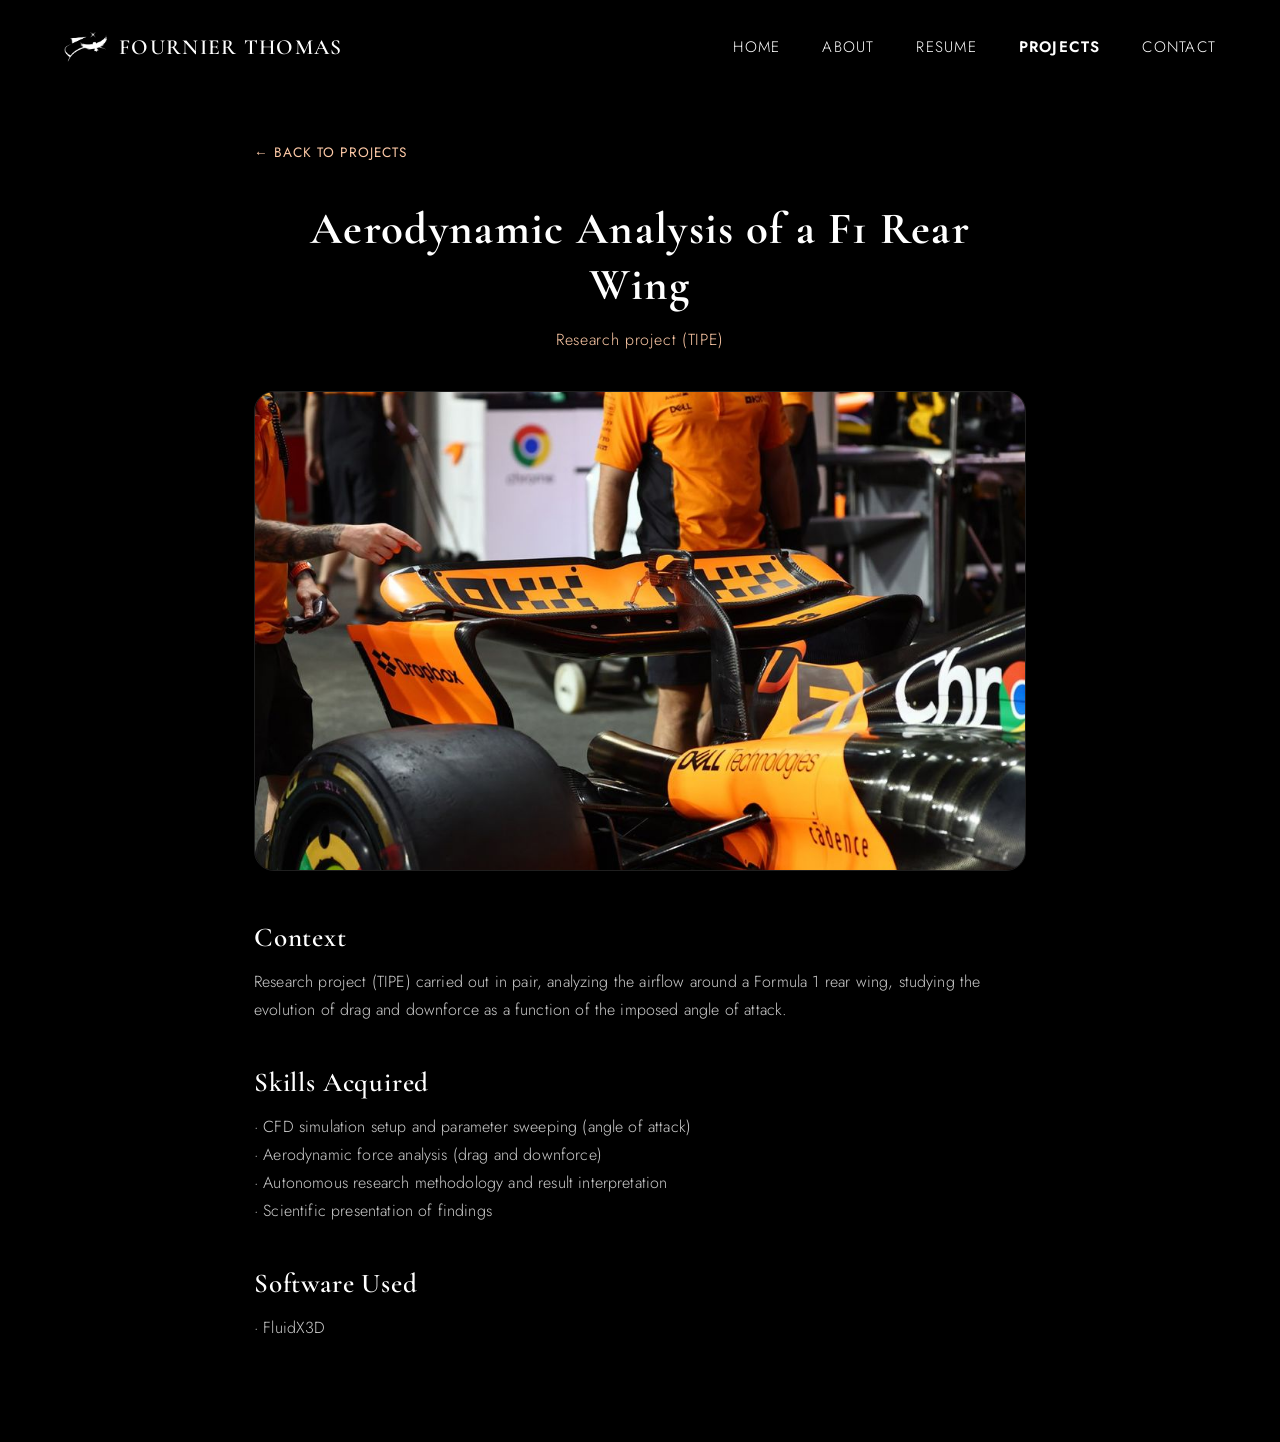
<file: project-tipe.html>
<!DOCTYPE html>
<html lang="fr">

<head>
    <meta charset="UTF-8">
    <meta name="viewport" content="width=device-width, initial-scale=1.0">
    <title>Thomas Fournier — Research Internship at UPV</title>
    <link rel="preconnect" href="https://fonts.googleapis.com">
    <link rel="preconnect" href="https://fonts.gstatic.com" crossorigin>
    <link
        href="https://fonts.googleapis.com/css2?family=Cormorant+Garamond:wght@500;600;700&family=Jost:wght@300;400;500&display=swap"
        rel="stylesheet">
    <link rel="stylesheet" href="style.css">
    <script src="script.js" defer></script>
    <script src="loader.js" defer></script>
</head>

<body class="project-detail-page">

    <div id="page-loader">
        <div class="spinner"></div>
    </div>

    <header class="navbar">
        <div class="nav-brand">
            <img src="image/logo.png" alt="Logo" class="nav-logo">
            <div class="nav-name">FOURNIER Thomas</div>
        </div>
        <nav class="nav-links">
            <a href="index.html">Home</a>
            <a href="aboutme.html">About</a>
            <a href="resume.html">Resume</a>
            <a href="projects.html" class="active">Projects</a>
            <a href="contact.html">Contact</a>
        </nav>
    </header>

    <main class="project-detail-section">

        <a href="projects.html" class="back-link">&larr; Back to Projects</a>

        <header class="project-detail-header">
            <h1>Aerodynamic Analysis of a F1 Rear Wing</h1>
            <p class="project-subtitle">Research project (TIPE)</p>
        </header>

        <img src="image/TIPE_1.jpg" alt="Projet TIPE" class="project-detail-hero">

        <section class="project-detail-content">
            <h2>Context</h2>
            <p>
                Research project (TIPE) carried out in pair, analyzing the airflow around a Formula 1 rear wing,
                studying the
                evolution of drag and downforce as a function of the imposed angle of attack.
            </p>


            <h2>Skills Acquired</h2>
            <p>
                · CFD simulation setup and parameter sweeping (angle of attack) <br>
                · Aerodynamic force analysis (drag and downforce) <br>
                · Autonomous research methodology and result interpretation <br>
                · Scientific presentation of findings <br>



            </p>

            <h2>Software Used</h2>
            <p>
                · FluidX3D<br>

            </p>

            <!-- <img src="image/STG2_2.png" alt="Résultat STG2" class="project-detail-image"> -->


        </section>

    </main>

</body>

</html>
</file>
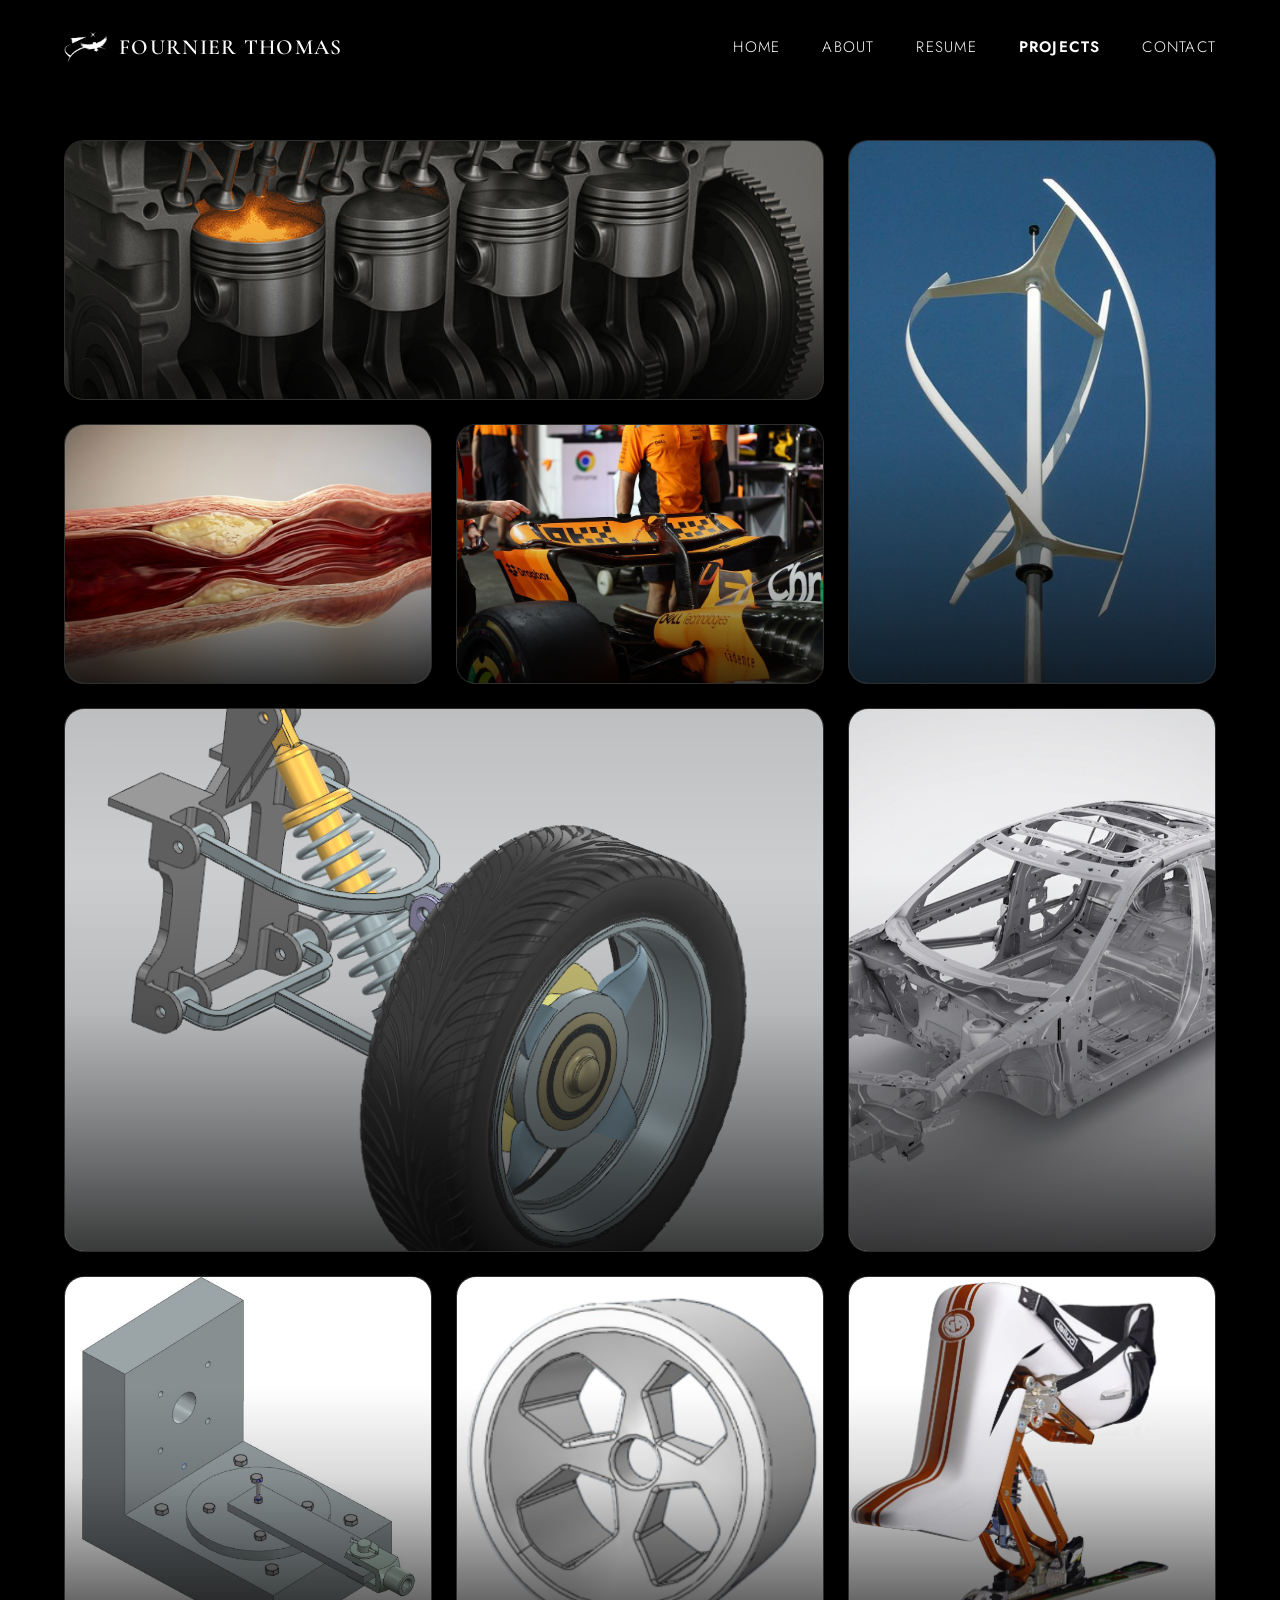
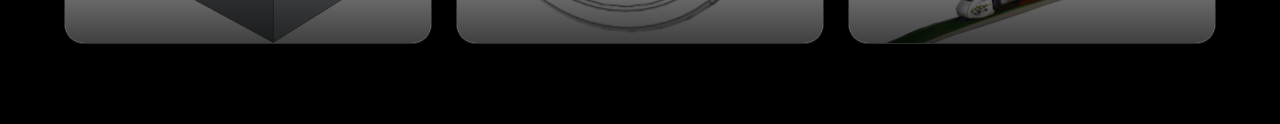
<file: projects.html>
<!DOCTYPE html>
<html lang="fr">

<head>
    <meta charset="UTF-8">
    <meta name="viewport" content="width=device-width, initial-scale=1.0">
    <title>Thomas Fournier — Projects</title>
    <link rel="preconnect" href="https://fonts.googleapis.com">
    <link rel="preconnect" href="https://fonts.gstatic.com" crossorigin>
    <link
        href="https://fonts.googleapis.com/css2?family=Cormorant+Garamond:wght@500;600;700&family=Jost:wght@300;400;500&display=swap"
        rel="stylesheet">
    <link rel="stylesheet" href="style.css">
    <script src="script.js" defer></script>
    <script src="loader.js" defer></script>
</head>

<body class="projects-page">


    <div id="page-loader">
        <div class="spinner"></div>
    </div>

    <header class="navbar">
        <div class="nav-brand">
            <img src="image/logo.png" alt="Logo" class="nav-logo">
            <div class="nav-name">FOURNIER Thomas</div>
        </div>
        <nav class="nav-links">
            <a href="index.html">Home</a>
            <a href="aboutme.html">About</a>
            <a href="resume.html">Resume</a>
            <a href="projects.html" class="active">Projects</a>
            <a href="contact.html">Contact</a>

        </nav>
    </header>

    <main class="projects-section">
        <div class="projects-bento">
            <a href="project-stg2.html" class="project-card cell-a">
                <img src="image/STG2_1.png" alt="Projet STG2" class="project-image">
                <span>Research Internship at Universitat Politècnica de València</span>
            </a>
            <a href="project-prim.html" class="project-card cell-b">
                <img src="image/PRIM_1.jpg" alt="Projet PRIM" class="project-image">
                <span>Design of a wind turbine</span>
            </a>
            <a href="project-mnmf.html" class="project-card cell-c">
                <img src="image/MNMF_1.png" alt="Projet MNMF" class="project-image">
                <span>Computational Fluid Dynamics (CFD) of Arterial Blood Flow</span>
            </a>
            <a href="project-tipe.html" class="project-card cell-d">
                <img src="image/TIPE_1.jpg" alt="Projet TIPE" class="project-image">
                <span>Aerodynamic Analysis of a F1 Rear Wing</span>
            </a>
            <a href="project-cao1.html" class="project-card cell-e">
                <img src="image/CAO1_1.png" alt="Projet CAO1" class="project-image">
                <span>Design of a suspension system</span>
            </a>
            <a href="project-plas.html" class="project-card cell-f">
                <img src="image/PLAS_1.png" alt="Projet PLAS" class="project-image">
                <span>Plasticity Analysis of an Automotive Chassis Rail</span>
            </a>
            <a href="project-prbe.html" class="project-card cell-g">
                <img src="image/PRBE_1.png" alt="Projet PRBE" class="project-image">
                <span>Test Bench for Bolted Joints</span>
            </a>
            <a href="project-cnls.html" class="project-card cell-h">
                <img src="image/CNLS_1.png" alt="Projet CNLS" class="project-image">
                <span>Structural Analysys and Design of a Rover</span>
            </a>
            <a href="project-dymu.html" class="project-card cell-i">
                <img src="image/DYMU_1.png" alt="Projet DYMU" class="project-image">
                <span>Design and Simulation of a Bullet Monoski</span>
            </a>

        </div>
    </main>


</body>

</html>
</file>
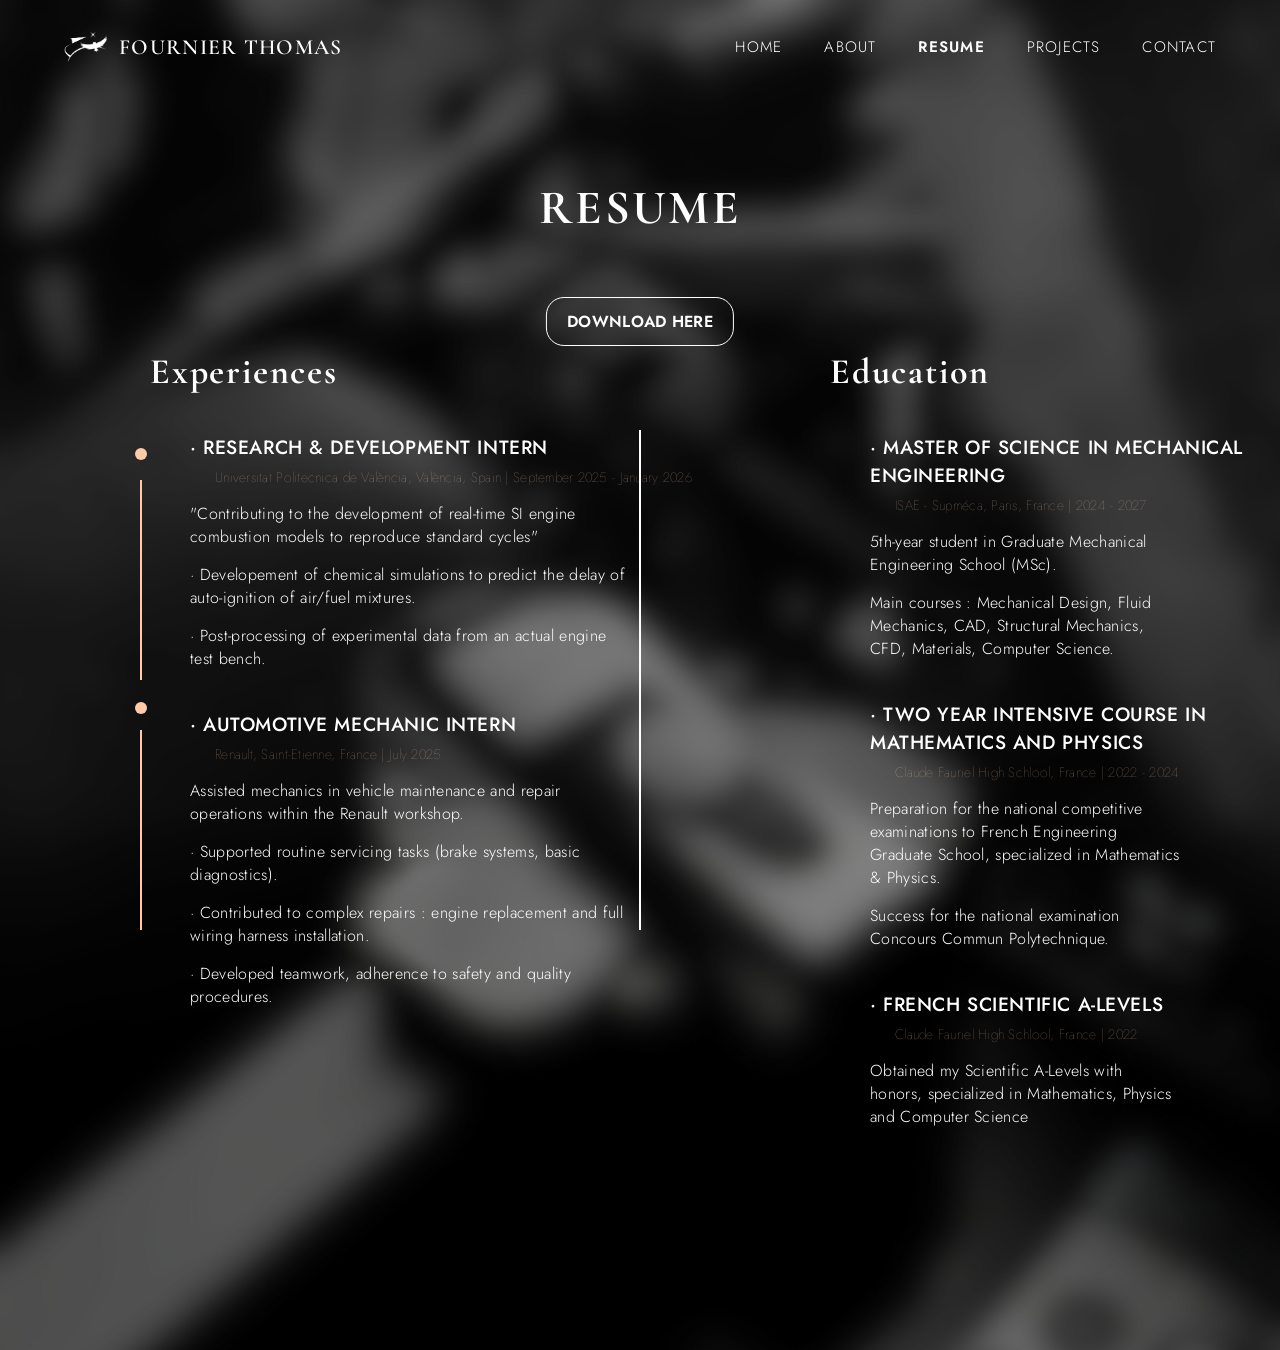
<file: resume.html>
<!DOCTYPE html>
<html lang="fr">

<head>
    <meta charset="UTF-8">
    <meta name="viewport" content="width=device-width, initial-scale=1.0">
    <title>Thomas Fournier — Contacs</title>
    <link rel="preconnect" href="https://fonts.googleapis.com">
    <link rel="preconnect" href="https://fonts.gstatic.com" crossorigin>
    <link
        href="https://fonts.googleapis.com/css2?family=Cormorant+Garamond:wght@500;600;700&family=Jost:wght@300;400;500&display=swap"
        rel="stylesheet">
    <link rel="stylesheet" href="style.css">
    <link rel="stylesheet" href="style.css">
    <script src="script.js" defer></script>
    <script src="loader.js" defer></script>
</head>

<body class="resume-page">

    <div id="page-loader">
        <div class="spinner"></div>
    </div>

    <header class="navbar">
        <div class="nav-brand">
            <img src="image/logo.png" alt="Logo" class="nav-logo">
            <div class="nav-name">FOURNIER Thomas</div>
        </div>
        <nav class="nav-links">
            <a href="index.html">Home</a>
            <a href="aboutme.html">About</a>
            <a href="resume.html" class="active">Resume</a>
            <a href="projects.html">Projects</a>
            <a href="contact.html">Contact</a>
        </nav>
    </header>

    <section class="resume-section">
        <div class="resume-container">

            <img src="image/Fond_Fullsize_blur.png" alt="" class="resume-background-image">

        </div>
        <div class="resume-content">
            <h1 class="resume-title">RESUME</h1>

        </div>

        <div class="resume-actions"> <a class="download-link" href="Documents/CV.pdf" download>DOWNLOAD HERE</a>

        </div>
    </section>

    <main class="resume-dev">
        <div class="segment-vertical"></div>
        <div class="bord-vertical1"></div>
        <div class="bord-vertical2"></div>
        <div class="cercle1"></div>
        <div class="cercle2"></div>
        <div class="resume-experiences">
            <h2 class="resume-subtitle">Experiences</h2>


            <div class="resume-exp">
                <h3 class="experience-title"> · RESEARCH & DEVELOPMENT INTERN</h3>
                <h4 class="experience-infos">Universitat Politecnica de València, València, Spain | September 2025 -
                    January 2026
                </h4>

                </h5>
                <p class="experience-description">"Contributing to the development of real-time SI engine combustion
                    models to reproduce standard cycles"
                </p>
                <p class="experience-description"> · Developement of chemical simulations to predict the delay of
                    auto-ignition of air/fuel mixtures.
                </p>
                <p class="experience-description"> · Post-processing of experimental data from an actual engine test
                    bench.
                </p>
            </div>
            <div class="resume-exp">
                <h3 class="experience-title"> · AUTOMOTIVE MECHANIC INTERN</h3>
                <h4 class="experience-infos">Renault, Saint-Etienne, France | July 2025
                </h4>
                <p class="experience-description">Assisted mechanics in vehicle maintenance and repair operations within
                    the Renault workshop.</p>
                <p class="experience-description"> · Supported routine servicing tasks (brake systems, basic
                    diagnostics).
                </p>
                <p class="experience-description"> · Contributed to complex repairs : engine replacement and full wiring
                    harness installation.
                </p>
                <p class="experience-description"> · Developed teamwork, adherence to safety and quality procedures.
                </p>
            </div>
            <div class="resume-education">
                <h2 class="resume-subtitle">Education</h2>
                <div class="resume-exp">
                    <h3 class="experience-title"> · MASTER OF SCIENCE IN MECHANICAL ENGINEERING</h3>
                    <h4 class="experience-infos">ISAE - Supméca, Paris, France | 2024 - 2027
                    </h4>
                    <p class="education-description">5th-year student in Graduate Mechanical Engineering School (MSc).
                    </p>
                    <p class="education-description">Main courses : Mechanical Design, Fluid Mechanics, CAD, Structural
                        Mechanics, CFD, Materials, Computer Science.
                    </p>
                    <h3 class="experience-title"> · TWO YEAR INTENSIVE COURSE IN MATHEMATICS AND PHYSICS</h3>
                    <h4 class="experience-infos">Claude Fauriel High Schlool, France | 2022 - 2024
                    </h4>
                    <p class="education-description">Preparation for the national competitive examinations to French
                        Engineering Graduate School, specialized in Mathematics & Physics.
                    </p>
                    <p class="education-description">Success for the national examination Concours Commun Polytechnique.
                    </p>
                    <h3 class="experience-title"> · FRENCH SCIENTIFIC A-LEVELS</h3>
                    <h4 class="experience-infos">Claude Fauriel High Schlool, France | 2022
                    </h4>
                    <p class="education-description">Obtained my Scientific A-Levels with honors, specialized in
                        Mathematics, Physics and Computer Science
                    </p>

                </div>
            </div>
    </main>


</body>



</html>
</file>
<file: style.css>
/* ============================================
   RESET & BASE
   ============================================ */
* {
    margin: 0;
    padding: 0;
    box-sizing: border-box;
}

html,
body {
    width: 100%;
    height: 100%;
}

body {
    font-family: 'Jost', sans-serif;
    background-color: #ffffff;
    color: #1a1a1a;
    -webkit-font-smoothing: antialiased;
}

a {
    text-decoration: none;
    color: inherit;
}

.projects-page {
    background-color: #000000;
    color: #f1f1f1;
}

.projects-page .navbar {
    background: transparent;
}

.projects-page .nav-links a {
    color: #ffffff;
}

.resume-page {
    background-color: #ffffff;
    color: #1a1a1a;
}

.resume-page .navbar {
    background: transparent;
}

.resume-page .nav-links a {
    color: #ffffff;
}

.resume-page .nav-name {
    color: #ffffff;
}

.aboutme-page {
    background-color: #ffffff;
    color: #1a1a1a;
}

.aboutme-page .navbar {
    background: transparent;
}

.aboutme-page .nav-links a {
    color: #ffffff;
}

.aboutme-page .nav-name {
    color: #ffffff;
}

.projects-page .projects-section {
    min-height: 100vh;
    padding: 140px 5% 80px;
    background-color: #000000;
}

.projects-bento {
    display: grid;
    gap: 24px;
    max-width: 1200px;
    margin: 0 auto;
    grid-template-columns: repeat(3, 1fr);
    grid-template-rows: repeat(4, 260px);
    grid-auto-rows: auto;
    grid-template-areas:
        "a a b"
        "c d b"
        "e e f"
        "e e f"
        "g h i";
}

.cell-a {
    grid-area: a;
}

.cell-b {
    grid-area: b;
}

.cell-c {
    grid-area: c;
}

.cell-d {
    grid-area: d;
}

.cell-e {
    grid-area: e;
}

.cell-f {
    grid-area: f;
}

.cell-g {
    grid-area: g;
}

.cell-h {
    grid-area: h;
}

.cell-i {
    grid-area: i;
}

.cell-g,
.cell-h,
.cell-i {
    aspect-ratio: 1 / 1;
    align-self: start;
}

.project-card {
    position: relative;
    background: #111111;
    border: 1px solid rgba(255, 255, 255, 0.12);
    border-radius: 20px;
    overflow: hidden;
    display: flex;
    align-items: flex-end;
    justify-content: flex-start;
    color: #f1f1f1;
    isolation: isolate;
}

.project-card .project-image {
    position: absolute;
    top: 0;
    left: 0;
    width: 100%;
    height: 100%;
    object-fit: cover;
    object-position: center;
    z-index: 0;
    transition: transform 0.5s ease;
}

.project-card::after {
    content: "";
    position: absolute;
    inset: 0;
    background: linear-gradient(to top,
            rgba(0, 0, 0, 0.75) 0%,
            rgba(0, 0, 0, 0.15) 45%,
            rgba(0, 0, 0, 0) 70%);
    z-index: 1;
    pointer-events: none;
}

.project-card:hover .project-image {
    transform: scale(1.06);
}

.project-card span {
    position: relative;
    z-index: 2;
    padding: 20px;
    font-family: 'Jost', sans-serif;
    font-weight: 500;
    font-size: 0.95rem;
    letter-spacing: 0.08em;
    text-transform: uppercase;
    opacity: 0;
}

.project-card:hover span {
    opacity: 1;
    transition: opacity 0.3s ease;
}

.project-card--soon {
    align-items: center;
    justify-content: center;
    background: repeating-linear-gradient(135deg,
            #111111,
            #111111 12px,
            #161616 12px,
            #161616 24px);
    border-style: dashed;
}

.project-card--soon span {
    color: rgba(255, 255, 255, 0.45);
    padding: 0;
}

.contact-page {
    background-color: #ffffff;
    color: #000000;
}

.contact-page.navbar {
    background: transparent;
}

.contact-page .nav-links a {
    color: #ffffff;
}

.contact-page .nav-name {
    color: #ffffff;
}


@media (max-width: 900px) {
    .projects-bento {
        grid-template-columns: repeat(2, 1fr);
        grid-template-rows: repeat(4, 240px);
        grid-template-areas:
            "a a"
            "b c"
            "d e"
            "f f"
            "g h"
            "i i";
    }
}

@media (max-width: 640px) {
    .projects-bento {
        gap: 18px;
        grid-template-columns: 1fr;
        grid-template-rows: repeat(6, 220px);
        grid-template-areas:
            "a"
            "b"
            "c"
            "d"
            "e"
            "f"
            "g"
            "h"
            "i";
    }
}

/* ============================================
   BANDEAU DE NAVIGATION (transparent, fixe)
   ============================================ */
.navbar {
    position: fixed;
    top: 0;
    left: 0;
    width: 100%;
    z-index: 100;
    display: flex;
    align-items: center;
    justify-content: space-between;
    padding: 32px 5%;
    background: transparent;
    box-sizing: border-box;

}

.nav-brand {
    display: flex;
    align-items: center;
    gap: 12px;
}

.nav-logo {
    height: 30px;
    width: auto;
    display: block;
}

.nav-name {
    font-family: 'Cormorant Garamond', serif;
    font-size: 1.35rem;
    font-weight: 600;
    letter-spacing: 0.06em;
    color: #ffffff;
    text-transform: uppercase;
}

.nav-links {
    display: flex;
    gap: 42px;
}

.nav-links a {
    font-family: 'Jost', sans-serif;
    font-size: 0.95rem;
    letter-spacing: 0.08em;
    text-transform: uppercase;
    color: #ffffff;
    font-weight: 300;

    position: relative;
}

.nav-links a:hover {
    opacity: 0.7;
}

.nav-links a.active {
    font-weight: 600;
}

/* ============================================
   portefolio — plein écran
   ============================================ */
.portefolio {
    position: relative;
    width: 100vw;
    height: 100vh;
    overflow: hidden;
}

.portefolio-image {
    position: absolute;
    top: 0;
    left: 0;
    width: 100%;
    height: 100%;
    object-fit: cover;
    object-position: center;
    display: block;
    z-index: 0;
}

.portefolio-overlay {
    position: absolute;
    top: 0;
    left: 0;
    width: 100%;
    height: 100%;
    background: linear-gradient(to bottom,
            rgba(0, 0, 0, 0.35) 0%,
            rgba(0, 0, 0, 0.25) 40%,
            rgba(0, 0, 0, 0.4) 100%);
    z-index: 1;
}

.portefolio-top-overlay {
    position: absolute;
    top: 0;
    left: 0;
    width: 100%;
    height: 100%;
    background: linear-gradient(to bottom,
            #000000 500%,
            rgb(0, 0, 0) 500%);
    opacity: 0;
    z-index: 2;
    pointer-events: none;
}

.portefolio-content {
    position: relative;
    z-index: 1;
    height: 100%;
    display: flex;
    flex-direction: column;
    align-items: center;
    justify-content: center;
    text-align: center;
    padding: 0 24px;
    opacity: 1;

}

.portefolio-title {
    font-family: 'Cormorant Garamond', serif;
    font-weight: 700;
    font-size: clamp(2.8rem, 7vw, 5.5rem);
    color: #ffffff;
    letter-spacing: 0.05em;
    text-transform: uppercase;
    text-shadow: 0 2px 18px rgba(0, 0, 0, 0.35);
    line-height: 1.1;
}

.portefolio-subtitle {
    margin-top: 18px;
    font-family: 'Jost', sans-serif;
    font-weight: 300;
    font-size: clamp(0.95rem, 1.6vw, 1.25rem);
    color: #f2f2f2;
    letter-spacing: 0.04em;
    text-shadow: 0 1px 10px rgba(0, 0, 0, 0.3);
}

/* Petit indicateur de scroll, discret */
.scroll-indicator {
    position: absolute;
    bottom: 34px;
    left: 50%;
    transform: translateX(-50%);
    z-index: 3;
    width: 22px;
    height: 36px;
    border: 1.5px solid rgba(255, 255, 255, 0.7);
    border-radius: 12px;
}

.scroll-indicator span {
    position: absolute;
    top: 6px;
    left: 50%;
    transform: translateX(-50%);
    width: 4px;
    height: 8px;
    background: #ffffff;
    border-radius: 2px;
    animation: scrollDown 1.8s ease-in-out infinite;
}

@keyframes scrollDown {
    0% {
        opacity: 1;
        top: 6px;
    }

    60% {
        opacity: 0;
        top: 18px;
    }

    100% {
        opacity: 0;
        top: 6px;
    }
}



/* ============================================
   ABOUT ME SECTION
   ============================================ */
.aboutme {
    position: relative;
    width: 100vh;
    min-height: 100vh;
    overflow: hidden;
}

.aboutme-container {
    display: grid;
    grid-template-columns: 1fr 1fr;
    gap: 60px;
    max-width: 1200px;
    width: 100%;
    align-items: center;
}

.aboutme-background-image {
    position: absolute;
    top: 0;
    left: 0;
    width: 100%;
    height: 100%;
    object-fit: cover;
    object-position: center;
    z-index: -1;
    filter: brightness(0.4);
}

.aboutme-image-wrapper {
    display: flex;
    justify-content: center;
    align-items: center;
}

.aboutme-image {
    position: absolute;
    top: 35%;
    left: 15%;
    width: 300px;
    height: 300px;
    border-radius: 50%;
    object-fit: cover;
    box-shadow: 0 10px 40px rgba(0, 0, 0, 0.15);
}

.aboutme-content {
    position: absolute;
    top: 28%;
    left: 45%;
    display: flex;
    flex-direction: column;
    gap: 20px;
}

.aboutme-title {
    font-family: 'Cormorant Garamond', serif;
    font-weight: 700;
    font-size: clamp(1.8rem, 3vw, 2.4rem);
    color: #ffffff;
    letter-spacing: 0.05em;
    line-height: 1.2;
}

.aboutme-description {
    font-family: 'Jost', sans-serif;
    font-weight: 300;
    font-size: 1.05rem;
    color: #ffffff;
    letter-spacing: 0.03em;
    line-height: 1.6;
    margin-bottom: 20px;
    margin-right: 100px;
}

.aboutme-info {
    display: flex;
    flex-direction: column;
    gap: 16px;
    margin-top: 20px;
}

.info-item {
    display: flex;
    gap: 12px;
}

.info-label {
    font-family: 'Jost', sans-serif;
    font-weight: 500;
    font-size: 1rem;
    color: #ffffff;
    letter-spacing: 0.03em;
    min-width: 90px;
}

.info-value {
    font-family: 'Jost', sans-serif;
    font-weight: 300;
    font-size: 1rem;
    color: #ffffff;
    letter-spacing: 0.03em;
}


@media (max-width: 900px) {
    .aboutme-container {
        grid-template-columns: 1fr;
        gap: 40px;
    }

    .aboutme-image {
        width: 250px;
        height: 250px;
    }
}

@media (max-width: 640px) {
    .aboutme-section {
        padding: 100px 5% 60px;
    }

    .aboutme-container {
        gap: 30px;
    }

    .aboutme-image {
        width: 200px;
        height: 200px;
    }

    .aboutme-title {
        font-size: 1.5rem;
    }

    .aboutme-description {
        font-size: 0.95rem;
    }
}

/* ============================================
   CONTACT SECTION
   ============================================ */
.contact {
    position: relative;
    width: 100vh;
    min-height: 100vh;
    overflow: hidden;
}

.contact-container {
    display: grid;
    grid-template-columns: 1fr 1fr;
    gap: 60px;
    max-width: 1200px;
    width: 100%;
    align-items: center;
}

.contact-background-image {
    position: absolute;
    top: 0;
    left: 0;
    width: 100%;
    height: 100%;
    object-fit: cover;
    object-position: center;
    z-index: -1;
    filter: brightness(0.4);
}


.contact-content {
    position: absolute;
    top: 35%;
    left: 50%;
    transform: translateX(-50%);
    display: flex;
    flex-direction: column;
    gap: 25px;
}

.contact-title {
    font-family: 'Cormorant Garamond', serif;
    font-weight: 700;
    font-size: clamp(1.8rem, 3vw, 2.4rem);
    color: #ffffff;
    letter-spacing: 0.05em;
    line-height: 1.2;
}

.email {
    position: absolute;
    top: 50%;
    left: 50%;
    transform: translateX(-50%);
    padding: 12px 20px;
    border: 1px solid #fff;
    color: #ffffff;
    border-radius: 18px;
    font-weight: 600;
    letter-spacing: 0.02em;
    transition: opacity 0.18s ease, transform 0.08s ease;
}

.email:hover {
    transform: translateX(-50%) scale(1.05);
}

.linkedin-link-contact {
    position: absolute;
    top: 60%;
    left: 50%;
    transform: translateX(-50%);
    display: inline-block;
    padding: 12px 20px;
    border: 1px solid #fff;
    color: #ffffff;
    border-radius: 18px;
    font-weight: 600;
    letter-spacing: 0.02em;
    transition: opacity 0.18s ease, transform 0.08s ease;
}

.linkedin-link-contact:hover {
    transform: translateX(-50%) scale(1.05);
}

/* ============================================
   RESUME SECTION
   ============================================ */
.resume {
    position: relative;
    width: 100vh;


}



.resume-background-image {
    position: absolute;
    top: 0;
    left: 0;
    width: 100%;
    height: 150%;
    object-fit: cover;
    object-position: top;
    z-index: -1;
    filter: brightness(0.5);
}


.resume-content {
    position: absolute;
    top: 20%;
    left: 50%;
    transform: translateX(-50%);
    display: flex;
    flex-direction: column;
    gap: 25px;
}

.resume-title {
    font-family: 'Cormorant Garamond', serif;
    font-weight: 900;
    font-size: clamp(3rem, 4vw, 3rem);
    color: #ffffff;
    letter-spacing: 0.05em;
    line-height: 1.2;
}

.download-link {
    position: absolute;
    top: 33%;
    left: 50%;
    transform: translateX(-50%);
    padding: 12px 20px;
    border: 1px solid #fff;
    color: #ffffff;
    border-radius: 18px;
    font-weight: 600;
    letter-spacing: 0.02em;
    transition: opacity 0.18s ease, transform 0.08s ease;
}

.download-link:hover {
    transform: translateX(-50%) scale(1.05);
}

.resume-experiences {
    margin-top: 350px;
    margin-left: 150px;
}

.resume-education {
    position: absolute;
    top: 350px;
    margin-left: 680px;
}

.resume-exp {

    margin-left: 40px;
}

.resume-subtitle {
    font-family: 'Cormorant Garamond', serif;
    font-weight: 900;
    font-size: clamp(1.8rem, 2.8vw, 2.5rem);
    color: #ffffff;
    letter-spacing: 0.05em;
    line-height: 1.2;
    margin-bottom: 20px;
}

.experience-title {
    font-family: 'Jost', sans-serif;
    font-weight: 500;
    font-size: 1.2rem;
    color: #ffffff;
    letter-spacing: 0.03em;
    margin-bottom: 6px;
    margin-top: 40px;
}

.experience-description {
    font-family: 'Jost', sans-serif;
    font-weight: 300;
    font-size: 1rem;
    color: #ffffff;
    letter-spacing: 0.02em;
    margin-bottom: 15px;
    max-width: 40%;
}

.experience-infos {
    font-family: 'Jost', sans-serif;
    font-weight: 100;
    font-size: 0.85rem;
    color: #ffcaa7;
    letter-spacing: 0.02em;
    margin-bottom: 15px;
    margin-left: 25px;
}

.segment-vertical {
    position: absolute;
    top: 430px;
    left: 50%;
    transform: translateX(-50%);
    width: 2px;
    height: 500px;
    background-color: #fff;
}

.bord-vertical1 {
    position: absolute;
    top: 480px;
    left: 11%;
    transform: translateX(-50%);
    width: 2px;
    height: 200px;
    background-color: #ffcaa7;
}

.bord-vertical2 {
    position: absolute;
    top: 730px;
    left: 11%;
    transform: translateX(-50%);
    width: 2px;
    height: 200px;
    background-color: #ffcaa7;
}

.cercle1 {
    position: absolute;
    top: 448px;
    left: 11%;
    transform: translate(-50%, 0);
    width: 12px;
    height: 12px;
    border-radius: 50%;
    background-color: #ffcaa7;
}

.cercle2 {
    position: absolute;
    top: 702px;
    left: 11%;
    transform: translate(-50%, 0);
    width: 12px;
    height: 12px;
    border-radius: 50%;
    background-color: #ffcaa7;
}

.education-description {
    font-family: 'Jost', sans-serif;
    font-weight: 300;
    font-size: 1rem;
    color: #ffffff;
    letter-spacing: 0.02em;
    margin-bottom: 15px;
    margin-right: 100px;
}


/* ============================================
   SECTION BASSE (fond blanc)
   ============================================ */
.footer-section {
    position: relative;
    width: 100%;
    min-height: 20vh;
    display: flex;
    flex-direction: column;
    align-items: center;
    justify-content: center;
    text-align: center;
    padding: 60px 20px;
    background-color: #ffffff;
}

.linkedin-link {
    position: absolute;
    bottom: 18px;
    right: 18px;
    display: inline-flex;
    width: 42px;
    height: 42px;
}

.linkedin-link img {
    width: 100%;
    height: auto;
    display: block;
}

.location {
    font-family: 'Jost', sans-serif;
    font-weight: 400;
    font-size: 1rem;
    letter-spacing: 0.05em;
    color: #4a4a4a;
}

.copyright {
    margin-top: 10px;
    font-family: 'Jost', sans-serif;
    font-weight: 300;
    font-size: 0.8rem;
    letter-spacing: 0.03em;
    color: #999999;
}



/* ============================================
   RESPONSIVE
   ============================================ */
@media (max-width: 640px) {
    .navbar {
        padding: 22px 6%;
    }

    .nav-links {
        gap: 22px;
    }

    .nav-links a {
        font-size: 0.8rem;
    }

    .nav-name {
        font-size: 1.05rem;
    }

    .nav-logo {
        height: 24px;
    }
}


/* ============================================
   PAGE LOADER
   ============================================ */

#page-loader {
    position: fixed;
    top: 0;
    left: 0;
    width: 100%;
    height: 100%;
    background: #ffffff;
    display: flex;
    align-items: center;
    justify-content: center;
    z-index: 9999;
    transition: opacity 0.3s ease;
}

#page-loader.hidden {
    opacity: 0;
    pointer-events: none;
}

.spinner {
    width: 40px;
    height: 40px;
    border: 4px solid #ccc;
    border-top-color: #333;
    border-radius: 50%;
    animation: spin 0.8s linear infinite;
}

@keyframes spin {
    to {
        transform: rotate(360deg);
    }
}

/* ============================================
   PROJECT DETAIL PAGE
   ============================================ */
.project-detail-page {
    background-color: #000000;
    color: #f1f1f1;
}

.project-detail-page .navbar {
    background: transparent;
}

.project-detail-page .nav-links a {
    color: #ffffff;
}

.project-detail-section {
    min-height: 100vh;
    max-width: 900px;
    margin: 0 auto;
    padding: 140px 5% 100px;
}

.back-link {
    display: inline-block;
    font-family: 'Jost', sans-serif;
    font-weight: 400;
    font-size: 0.85rem;
    letter-spacing: 0.08em;
    text-transform: uppercase;
    color: #ffcaa7;
    margin-bottom: 40px;
    transition: opacity 0.18s ease, transform 0.15s ease;
}

.back-link:hover {
    opacity: 0.7;
    transform: translateX(-4px);
}

.project-detail-header {
    text-align: center;
    margin-bottom: 40px;
}

.project-detail-header h1 {
    font-family: 'Cormorant Garamond', serif;
    font-weight: 700;
    font-size: clamp(1.9rem, 4vw, 2.8rem);
    color: #ffffff;
    letter-spacing: 0.03em;
    line-height: 1.25;
}

.project-subtitle {
    margin-top: 14px;
    font-family: 'Jost', sans-serif;
    font-weight: 300;
    font-size: 1rem;
    color: #ffcaa7;
    letter-spacing: 0.04em;
}

.project-download-wrapper {
    text-align: center;
    margin-bottom: 24px;
}

.project-download-link {
    display: inline-block;
    padding: 12px 20px;
    border: 1px solid #fff;
    color: #ffffff;
    border-radius: 18px;
    font-family: 'Jost', sans-serif;
    font-weight: 600;
    font-size: 0.9rem;
    letter-spacing: 0.02em;
    text-transform: uppercase;
    transition: opacity 0.18s ease, transform 0.08s ease;
}

.project-download-link:hover {
    transform: scale(1.05);
}

/* ============================================
   PROJECT IMAGE CAROUSEL
   ============================================ */
.project-carousel {
    position: relative;
    width: 100%;
    max-height: 480px;
    aspect-ratio: 3 / 4;
    border-radius: 20px;
    /*border: 1px solid rgba(255, 255, 255, 0.12);*/
    overflow: hidden;
    margin-bottom: 50px;
    isolation: isolate;
}

.carousel-track {
    display: flex;
    height: 100%;
    transition: transform 0.5s ease;
}

.carousel-image {
    width: 100%;
    height: 100%;
    object-fit: contain;
    flex-shrink: 0;
}

.carousel-arrow {
    position: absolute;
    top: 50%;
    transform: translateY(-50%);
    width: 42px;
    height: 42px;
    border: 1px solid rgba(255, 255, 255, 0.6);
    background: rgba(0, 0, 0, 0.35);
    color: #ffffff;
    border-radius: 50%;
    font-size: 1.4rem;
    line-height: 1;
    cursor: pointer;
    opacity: 0;
    transition: opacity 0.25s ease, background 0.2s ease, transform 0.15s ease;
    z-index: 2;
}

.project-carousel:hover .carousel-arrow {
    opacity: 1;
}

.carousel-arrow:hover {
    background: rgba(0, 0, 0, 0.6);
    transform: translateY(-50%) scale(1.08);
}

.carousel-prev {
    left: 16px;
}

.carousel-next {
    right: 16px;
}

.carousel-dots {
    position: absolute;
    bottom: 16px;
    left: 50%;
    transform: translateX(-50%);
    display: flex;
    gap: 8px;
    z-index: 2;
}

.carousel-dot {
    width: 8px;
    height: 8px;
    border-radius: 50%;
    background: rgba(255, 255, 255, 0.4);
    border: none;
    cursor: pointer;
    padding: 0;
    transition: background 0.2s ease, transform 0.15s ease;
}

.carousel-dot.active {
    background: #ffffff;
    transform: scale(1.2);
}

@media (max-width: 640px) {
    .project-carousel {
        max-height: 300px;
        border-radius: 14px;
    }

    .carousel-arrow {
        width: 34px;
        height: 34px;
        font-size: 1.1rem;
    }
}

.project-detail-hero {
    width: 100%;
    max-height: 480px;
    object-fit: cover;
    border-radius: 20px;
    border: 1px solid rgba(255, 255, 255, 0.12);
    display: block;
    margin-bottom: 50px;
}

.project-detail-content h2 {
    font-family: 'Cormorant Garamond', serif;
    font-weight: 600;
    font-size: clamp(1.3rem, 2.4vw, 1.7rem);
    color: #ffffff;
    letter-spacing: 0.03em;
    margin-top: 42px;
    margin-bottom: 14px;
}

.project-detail-content h2:first-child {
    margin-top: 0;
}

.project-detail-content p {
    font-family: 'Jost', sans-serif;
    font-weight: 300;
    font-size: 1rem;
    line-height: 1.75;
    color: rgba(241, 241, 241, 0.85);
    letter-spacing: 0.01em;
}

.project-detail-image {
    width: 100%;
    border-radius: 16px;
    border: 1px solid rgba(255, 255, 255, 0.12);
    margin: 24px 0;
    display: block;
}

@media (max-width: 640px) {
    .project-detail-section {
        padding: 120px 6% 80px;
    }

    .project-detail-hero {
        max-height: 300px;
        border-radius: 14px;
    }

    .back-link {
        margin-bottom: 28px;
    }
}

/* ============================================================
   VERSION MOBILE / TABLETTE
   Tout ce qui suit est dans des media queries :
   au-dessus de 900px de large, la version ordinateur ne change pas.
   ============================================================ */
@media (max-width: 900px) {

    html {
        -webkit-text-size-adjust: 100%;
        text-size-adjust: 100%;
    }

    /* ---------- Navbar : 2 lignes (logo + nom / liens), toujours visible ---------- */
    .navbar,
    body[class] .navbar {
        flex-direction: column;
        align-items: stretch;
        gap: 6px;
        padding: 10px 5% 8px;
        background: rgba(0, 0, 0, 0.72);
        -webkit-backdrop-filter: blur(10px);
        backdrop-filter: blur(10px);
        opacity: 1 !important;
        /* annule l'effet de disparition au scroll (script.js) */
    }

    .nav-logo {
        height: 24px;
    }

    .nav-name {
        font-size: 1.05rem;
    }

    .nav-links {
        width: 100%;
        justify-content: space-between;
        gap: 0;
    }

    .nav-links a {
        font-size: 0.75rem;
        letter-spacing: 0.06em;
        padding: 6px 0;
    }

    /* ---------- Accueil ---------- */
    .portefolio {
        height: 100vh;
        height: 100svh;
    }

    /* ---------- Fonds sombres (évite le blanc au rebond de scroll) ---------- */
    .aboutme-page,
    .contact-page,
    .resume-page {
        background-color: #000000;
    }

    /* ---------- About ---------- */
    .aboutme-section {
        position: relative;
        min-height: 100vh;
        min-height: 100svh;
        padding: 100px 6% 50px;
        display: flex;
        flex-direction: column;
        align-items: center;
        gap: 28px;
    }

    .aboutme-container {
        display: block;
        width: 100%;
        max-width: none;
        text-align: center;
    }

    .aboutme-background-image {
        position: fixed;
    }

    .aboutme-image {
        position: static;
        display: block;
        margin: 0 auto;
        width: min(60vw, 240px);
        height: min(60vw, 240px);
    }

    .aboutme-content {
        position: static;
        width: 100%;
        gap: 16px;
    }

    .aboutme-content>p:empty {
        display: none;
    }

    .aboutme-title {
        text-align: center;
        font-size: clamp(1.6rem, 6vw, 2.2rem);
    }

    .aboutme-description {
        margin-right: 0;
        margin-bottom: 0;
        font-size: 1rem;
    }

    .aboutme-info {
        margin-top: 4px;
        gap: 12px;
    }

    .info-item {
        flex-wrap: wrap;
        gap: 4px 12px;
    }

    .info-label {
        min-width: 80px;
    }

    .info-value {
        min-width: 0;
        overflow-wrap: anywhere;
    }

    /* ---------- Contact ---------- */
    .contact-section {
        position: relative;
        min-height: 100vh;
        min-height: 100svh;
        padding: 100px 6% 50px;
        display: flex;
        flex-direction: column;
        align-items: center;
        justify-content: center;
        gap: 28px;
        text-align: center;
    }

    .contact-container {
        display: contents;
    }

    .contact-background-image {
        position: fixed;
    }

    .contact-content {
        position: static;
        transform: none;
    }

    .contact-actions {
        display: flex;
        flex-direction: column;
        align-items: center;
        gap: 16px;
        width: 100%;
    }

    .email,
    .linkedin-link-contact {
        position: static;
        transform: none;
        display: block;
        width: 100%;
        max-width: 280px;
        padding: 14px 20px;
        text-align: center;
    }

    .email:hover,
    .linkedin-link-contact:hover {
        transform: scale(1.03);
    }

    /* ---------- Resume ---------- */
    .resume-section {
        position: relative;
        padding: 100px 6% 10px;
        display: flex;
        flex-direction: column;
        align-items: center;
        gap: 20px;
        text-align: center;
    }

    .resume-container {
        display: contents;
    }

    .resume-background-image {
        position: fixed;
        height: 100%;
        object-position: center;
    }

    .resume-content {
        position: static;
        transform: none;
    }

    .download-link {
        position: static;
        transform: none;
        display: inline-block;
        padding: 14px 24px;
    }

    .download-link:hover {
        transform: scale(1.05);
    }

    .resume-dev {
        position: relative;
        padding: 20px 6% 60px;
    }

    /* Décor de la frise desktop : remplacé par une ligne par bloc (voir .resume-exp) */
    .segment-vertical,
    .bord-vertical1,
    .bord-vertical2,
    .cercle1,
    .cercle2 {
        display: none;
    }

    .resume-experiences {
        margin: 0;
    }

    .resume-education {
        position: static;
        margin: 48px 0 0;
    }

    .resume-exp {
        position: relative;
        margin: 28px 0 0;
        padding: 2px 0 2px 18px;
        border-left: 2px solid #ffcaa7;
    }

    .resume-exp::before {
        content: "";
        position: absolute;
        left: -7px;
        top: 6px;
        width: 12px;
        height: 12px;
        border-radius: 50%;
        background-color: #ffcaa7;
    }

    .experience-title {
        font-size: 1.05rem;
        margin-top: 0;
    }

    .resume-exp .experience-title:not(:first-child) {
        margin-top: 28px;
    }

    .experience-infos {
        margin-left: 0;
    }

    .experience-description {
        max-width: 100%;
    }

    .education-description {
        margin-right: 0;
    }

    /* ---------- Projets (liste) ---------- */
    .projects-page .projects-section {
        padding: 100px 5% 50px;
    }

    .projects-bento {
        grid-template-rows: none;
        grid-auto-rows: 240px;
    }

    .cell-g,
    .cell-h,
    .cell-i {
        aspect-ratio: auto;
        align-self: stretch;
    }

    /* ---------- Projets (détail) ---------- */
    .project-detail-section {
        padding: 100px 6% 70px;
    }

    .back-link {
        padding: 8px 0;
        margin-bottom: 20px;
    }

    .project-detail-header {
        margin-bottom: 28px;
    }

    .project-detail-hero,
    .project-carousel {
        margin-bottom: 36px;
    }

    .project-carousel {
        touch-action: pan-y;
    }

    .project-detail-content h2 {
        margin-top: 32px;
    }

    /* Points du carrousel : zone de toucher agrandie */
    .carousel-dot {
        position: relative;
        width: 10px;
        height: 10px;
    }

    .carousel-dot::before {
        content: "";
        position: absolute;
        inset: -8px -4px;
    }
}

@media (max-width: 640px) {
    .projects-bento {
        grid-auto-rows: 220px;
        gap: 16px;
    }

    .project-card span {
        padding: 16px;
        font-size: 0.8rem;
    }
}

/* Écrans tactiles (pas de survol) : on affiche ce qui n'apparaissait qu'au hover */
@media (hover: none) {
    .project-card span {
        opacity: 1;
    }

    .carousel-arrow {
        opacity: 1;
    }
}
</file>
